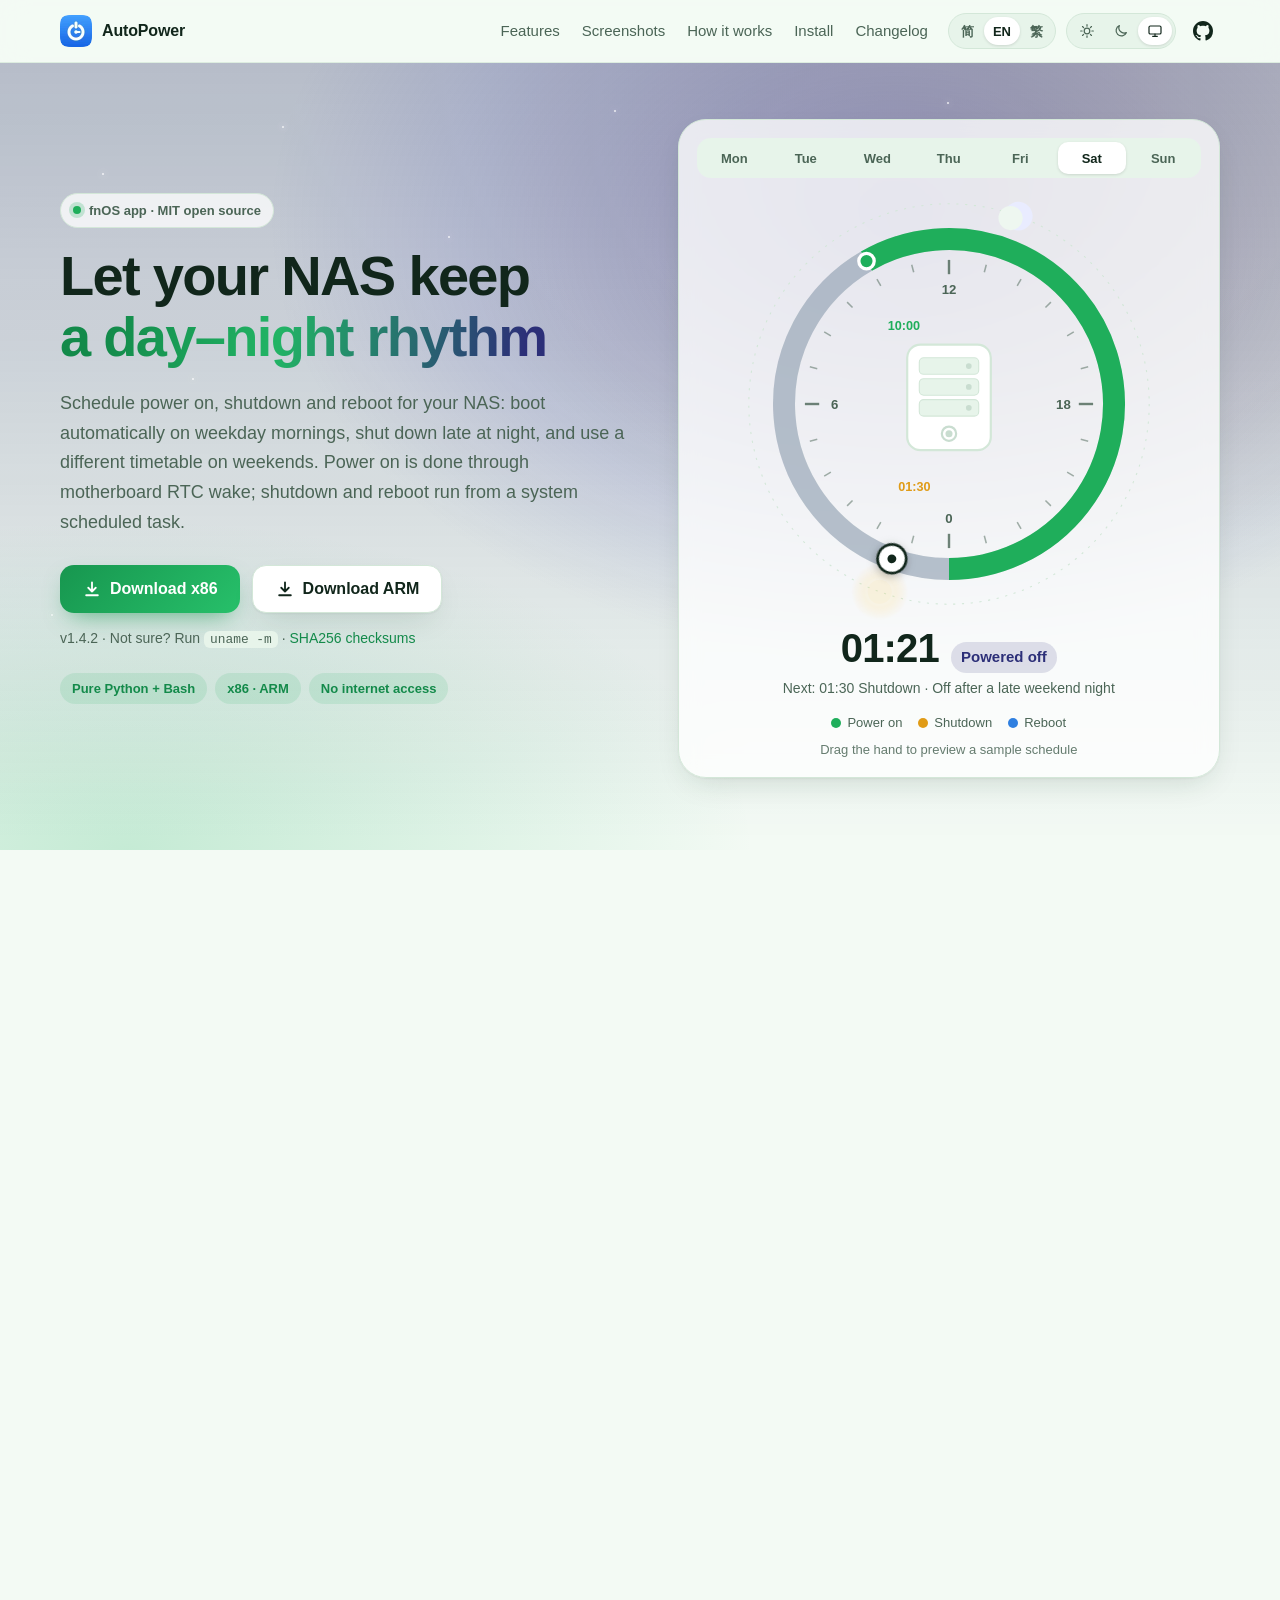
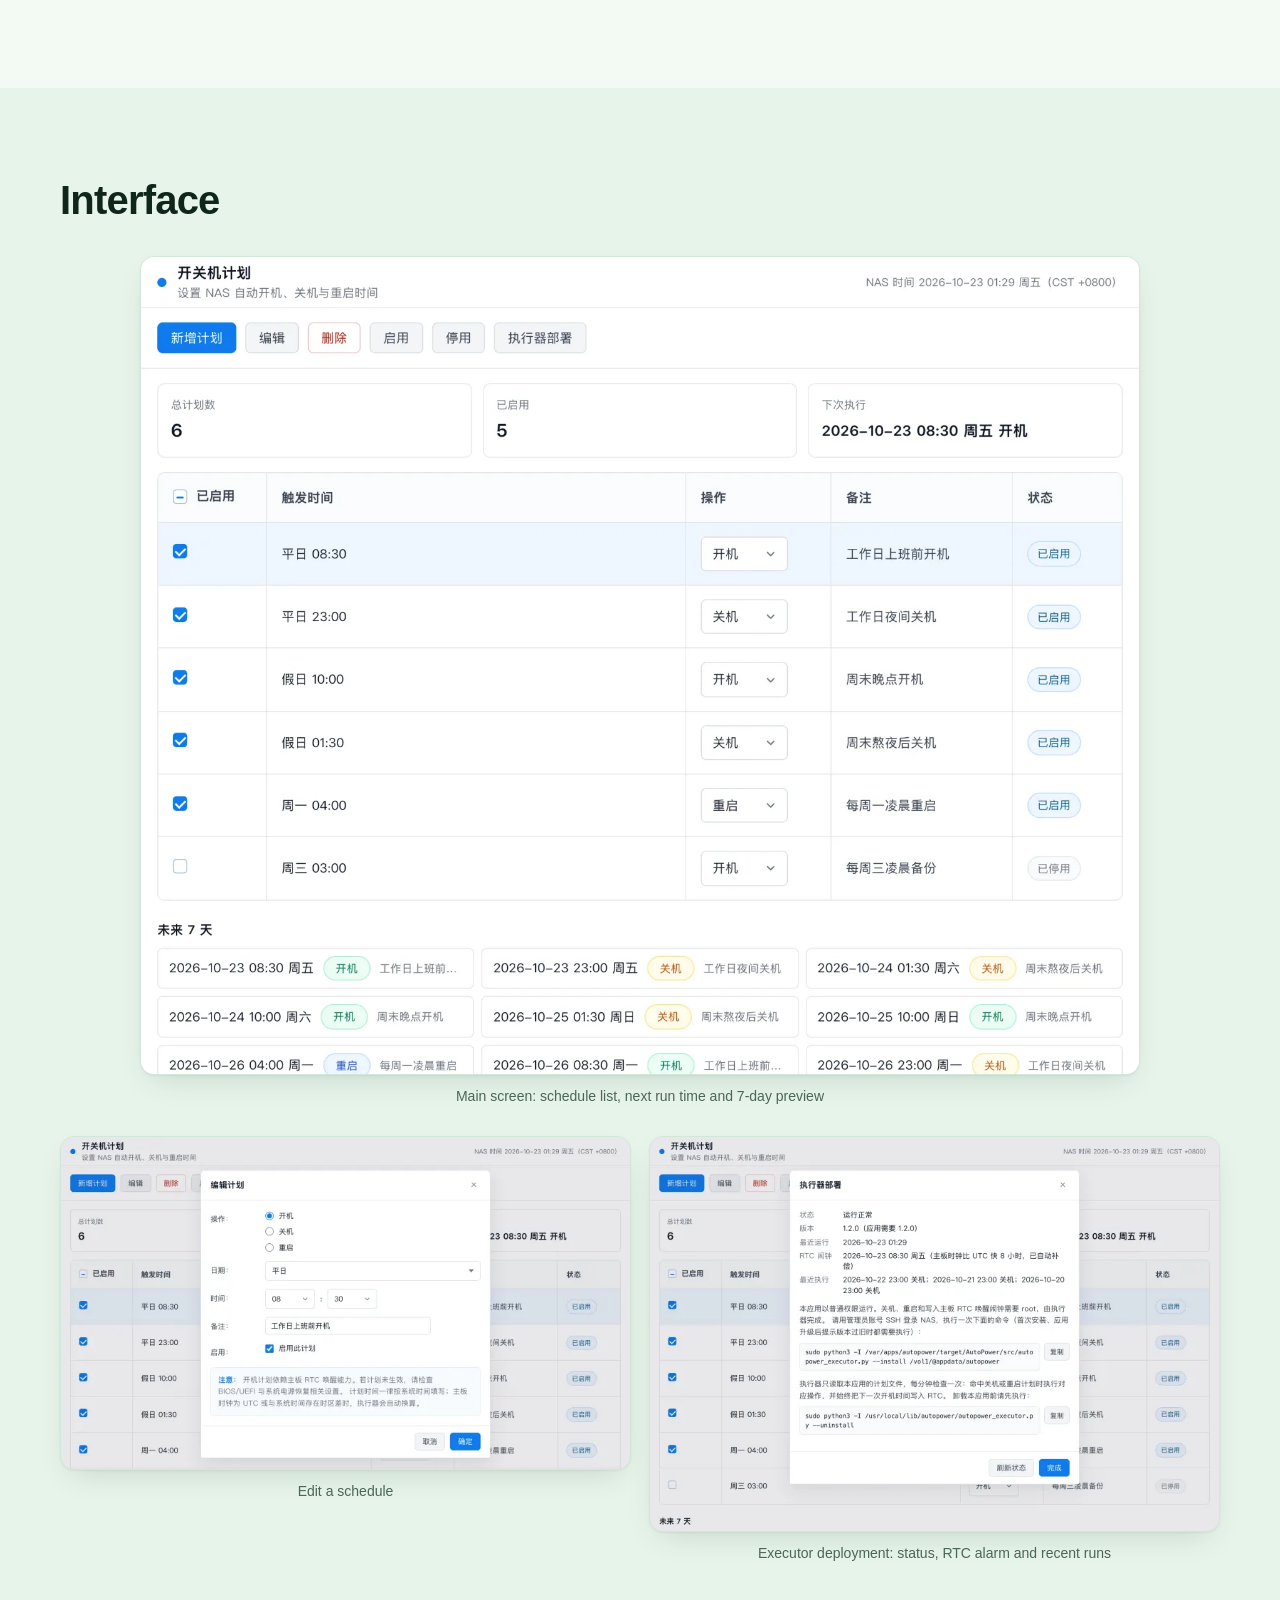
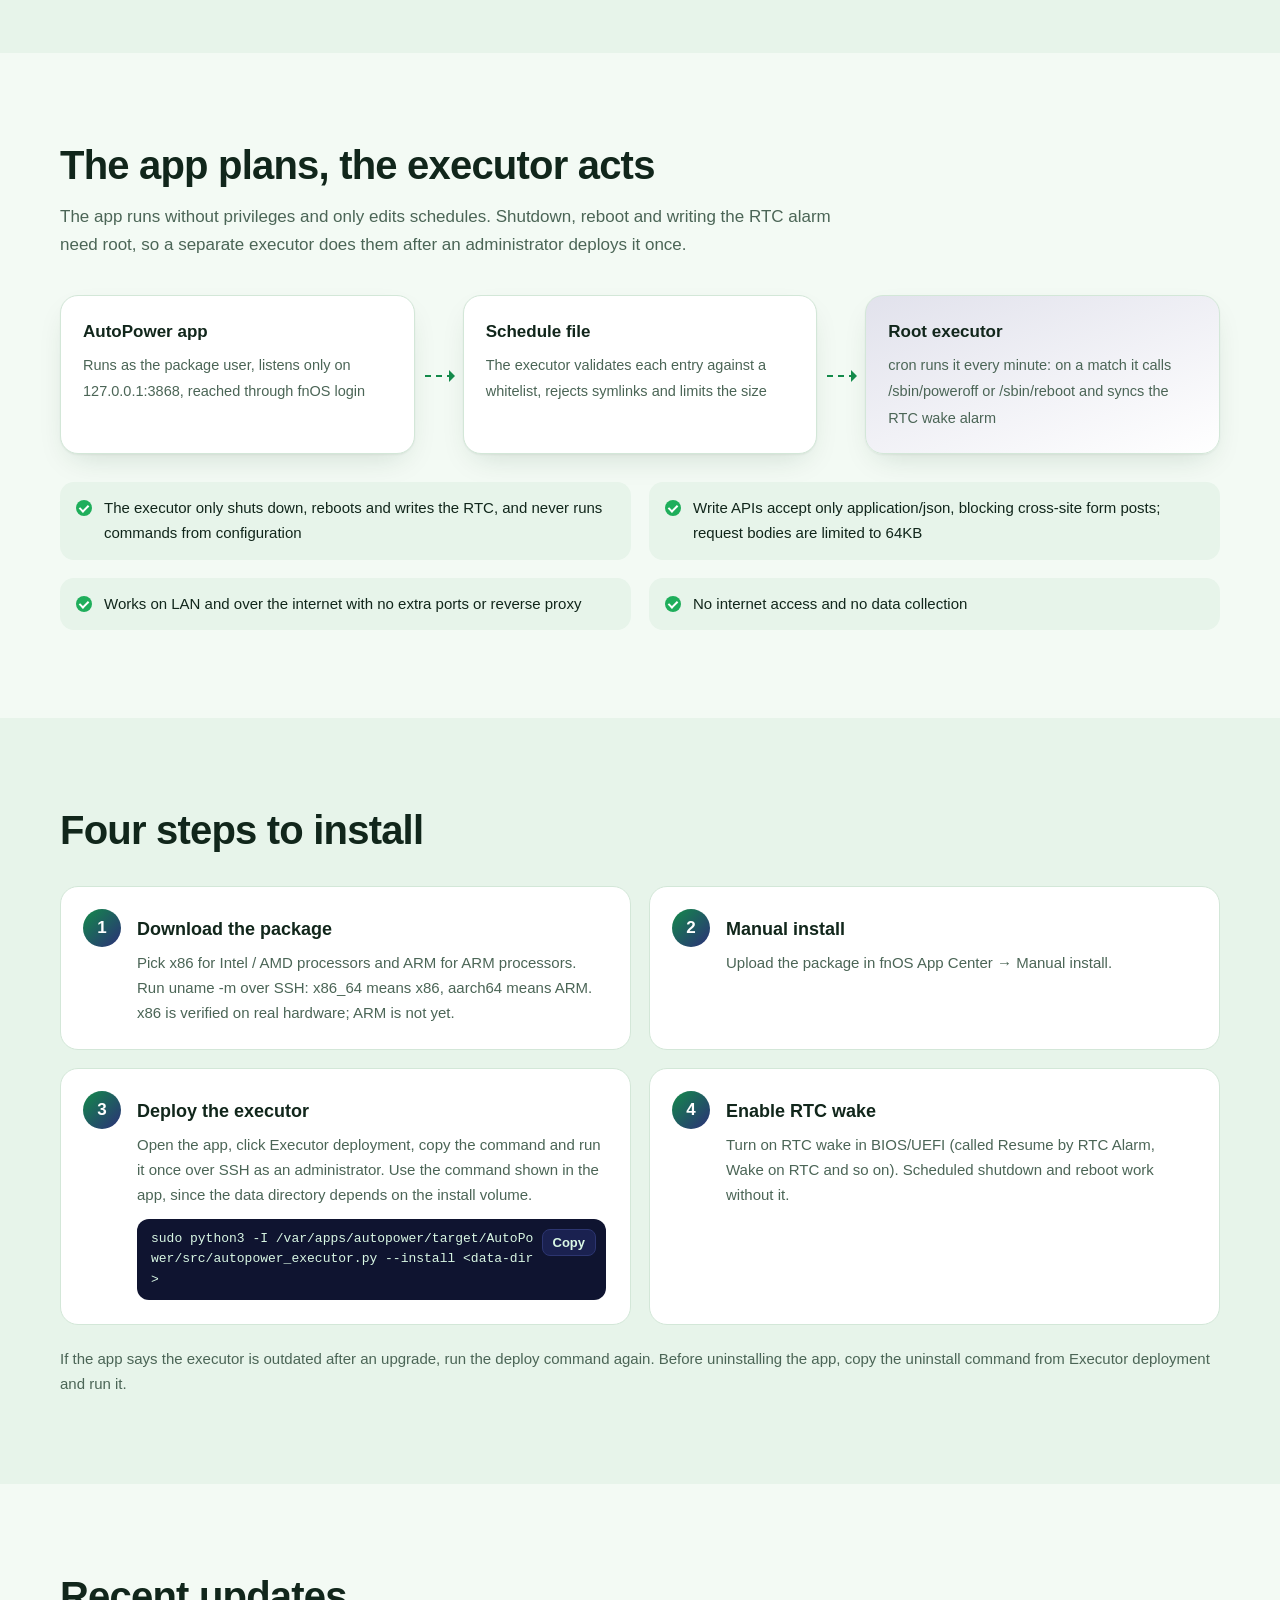
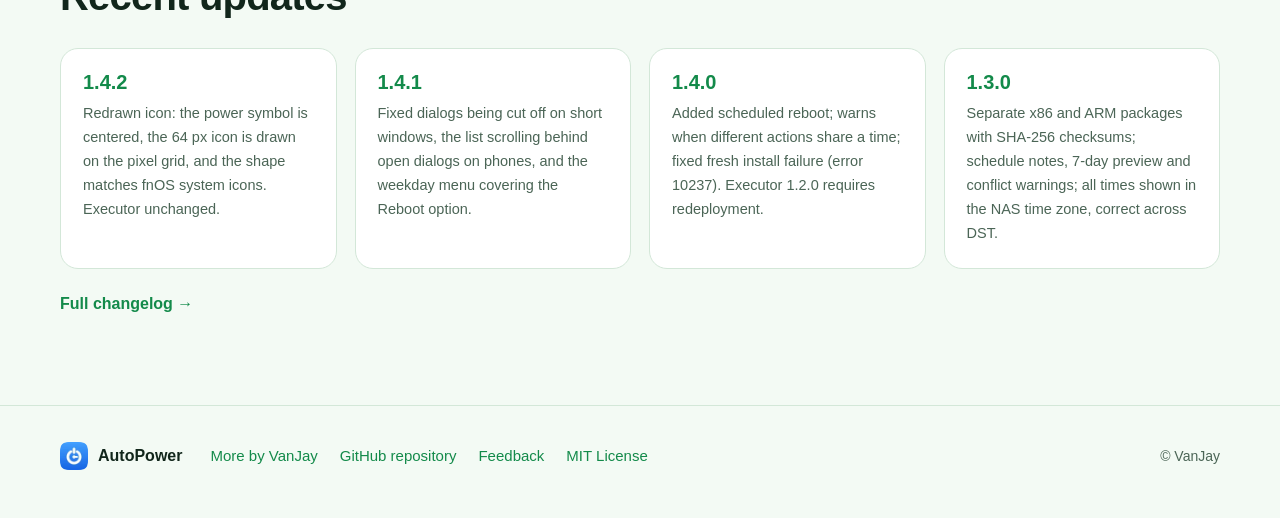
<file: index.html>
<!doctype html>
<html lang="zh-CN">
<head>
<meta charset="utf-8">
<meta name="viewport" content="width=device-width, initial-scale=1, viewport-fit=cover">
<title>AutoPower 自动开关机 · 飞牛 fnOS 定时开机、关机与重启</title>
<meta name="description" content="AutoPower 是飞牛 fnOS 应用，为 NAS 设置定时开机、定时关机和定时重启计划。定时开机通过主板 RTC 唤醒实现，纯 Python + Bash，MIT 开源。">
<meta name="theme-color" content="#f3faf4">
<meta property="og:type" content="website">
<meta property="og:title" content="AutoPower 自动开关机">
<meta property="og:description" content="飞牛 fnOS 定时开机、关机与重启：RTC 唤醒，纯 Python + Bash，MIT 开源。">
<meta property="og:image" content="assets/img/shot-main-1600.webp">
<link rel="icon" type="image/png" href="assets/img/icon-256.png">
<link rel="apple-touch-icon" href="assets/img/apple-touch-icon.png">
<script>
// 提前确定语言与主题，避免首屏闪烁；URL 参数优先于 localStorage
(function () {
  var d = document.documentElement, q = new URLSearchParams(location.search), t = q.get('theme'), l = q.get('lang');
  try {
    if (t === 'light' || t === 'dark' || t === 'system') {
      localStorage.setItem('ap-theme', t);
    } else {
      t = localStorage.getItem('ap-theme') || 'system';
    }
  } catch (e) {
    t = t || 'system';
  }
  var dark = t === 'dark' || (t === 'system' && matchMedia('(prefers-color-scheme: dark)').matches);
  d.dataset.theme = dark ? 'dark' : 'light';
  d.dataset.themePref = t;
  window.__apLang = l;
})();
</script>
<link rel="stylesheet" href="assets/style.css">
</head>
<body>
<a class="skip" href="#main" data-i18n="skip">跳到正文</a>

<header class="top">
  <div class="wrap top-in">
    <a class="brand" href="#top" aria-label="AutoPower" data-i18n-aria="brandAria">
      <img src="assets/img/icon-64.webp" srcset="assets/img/icon-128.webp 2x" width="32" height="32" alt="AutoPower 图标" data-i18n-alt="iconAlt" decoding="async">
      <span class="brand-name">AutoPower</span>
      <span class="brand-sub" data-i18n="brandSub">自动开关机</span>
    </a>
    <nav class="nav" aria-label="页面导航" data-i18n-aria="navAria">
      <a href="#features" data-i18n="navFeatures">功能</a>
      <a href="#screens" data-i18n="navScreens">截图</a>
      <a href="#how" data-i18n="navHow">原理</a>
      <a href="#install" data-i18n="navInstall">安装</a>
      <a href="#changelog" data-i18n="navChangelog">更新</a>
    </nav>
    <div class="tools">
      <div class="seg" role="group" aria-label="语言" data-i18n-aria="langAria" id="langSeg">
        <button type="button" data-lang="zh-CN" lang="zh-CN">简</button>
        <button type="button" data-lang="en" lang="en">EN</button>
        <button type="button" data-lang="zh-TW" lang="zh-TW">繁</button>
      </div>
      <div class="seg" role="group" aria-label="主题" data-i18n-aria="themeAria" id="themeSeg">
        <button type="button" data-theme-set="light" aria-label="浅色" data-i18n-aria="themeLight"><svg viewBox="0 0 24 24" aria-hidden="true"><circle cx="12" cy="12" r="4.2"/><path d="M12 2.5v2.2M12 19.3v2.2M2.5 12h2.2M19.3 12h2.2M5.3 5.3l1.6 1.6M17.1 17.1l1.6 1.6M5.3 18.7l1.6-1.6M17.1 6.9l1.6-1.6"/></svg></button>
        <button type="button" data-theme-set="dark" aria-label="深色" data-i18n-aria="themeDark"><svg viewBox="0 0 24 24" aria-hidden="true"><path d="M20 14.5A8 8 0 0 1 9.5 4a8 8 0 1 0 10.5 10.5z"/></svg></button>
        <button type="button" data-theme-set="system" aria-label="跟随系统" data-i18n-aria="themeSystem"><svg viewBox="0 0 24 24" aria-hidden="true"><rect x="3" y="4.5" width="18" height="12" rx="2"/><path d="M8.5 20h7M12 16.5V20"/></svg></button>
      </div>
      <a class="gh" href="https://github.com/wangwanjie/FN-AutoPower" aria-label="GitHub 仓库" data-i18n-aria="ghAria"><svg viewBox="0 0 16 16" aria-hidden="true"><path d="M8 0C3.58 0 0 3.58 0 8c0 3.54 2.29 6.53 5.47 7.59.4.07.55-.17.55-.38 0-.19-.01-.82-.01-1.49-2.01.37-2.53-.49-2.69-.94-.09-.23-.48-.94-.82-1.13-.28-.15-.68-.52-.01-.53.63-.01 1.08.58 1.23.82.72 1.21 1.87.87 2.33.66.07-.52.28-.87.51-1.07-1.78-.2-3.64-.89-3.64-3.95 0-.87.31-1.59.82-2.15-.08-.2-.36-1.02.08-2.12 0 0 .67-.21 2.2.82.64-.18 1.32-.27 2-.27.68 0 1.36.09 2 .27 1.53-1.04 2.2-.82 2.2-.82.44 1.1.16 1.92.08 2.12.51.56.82 1.27.82 2.15 0 3.07-1.87 3.75-3.65 3.95.29.25.54.73.54 1.48 0 1.07-.01 1.93-.01 2.2 0 .21.15.46.55.38A8.013 8.013 0 0 0 16 8c0-4.42-3.58-8-8-8z"/></svg></a>
    </div>
  </div>
</header>

<main id="main">
  <section class="hero" id="top">
    <div class="sky" aria-hidden="true">
      <div class="sky-day"></div>
      <div class="sky-night" id="skyNight"><i></i><i></i><i></i><i></i><i></i><i></i><i></i><i></i><i></i><i></i><i></i><i></i></div>
    </div>
    <div class="wrap hero-in">
      <div class="hero-copy">
        <p class="eyebrow"><span class="dot"></span><span data-i18n="eyebrow">飞牛 fnOS 应用 · MIT 开源</span></p>
        <h1><span data-i18n="h1a">让 NAS 跟着</span><br><em data-i18n="h1b">昼夜作息</em></h1>
        <p class="lead" data-i18n="lead">为 NAS 设置定时开机、定时关机和定时重启：工作日早上自动开机、深夜自动关机，周末按另一套时间执行。定时开机通过主板 RTC 唤醒实现，关机和重启由系统定时任务执行。</p>
        <div class="dl">
          <a class="btn btn-main" id="dlX86" href="https://github.com/wangwanjie/FN-AutoPower/releases/latest"><svg viewBox="0 0 24 24" aria-hidden="true"><path d="M12 4v11m0 0-4.5-4.5M12 15l4.5-4.5M5 19.5h14"/></svg><span data-i18n="dlX86">下载 x86 版</span></a>
          <a class="btn btn-alt" id="dlArm" href="https://github.com/wangwanjie/FN-AutoPower/releases/latest"><svg viewBox="0 0 24 24" aria-hidden="true"><path d="M12 4v11m0 0-4.5-4.5M12 15l4.5-4.5M5 19.5h14"/></svg><span data-i18n="dlArm">下载 ARM 版</span></a>
        </div>
        <p class="dl-note"><span id="verLabel">v1.4.2</span> · <span data-i18n="dlNote">不确定架构时 SSH 执行</span> <code>uname -m</code> · <a id="dlSums" href="https://github.com/wangwanjie/FN-AutoPower/releases/latest" data-i18n="dlSums">SHA256 校验文件</a></p>
        <ul class="chips">
          <li data-i18n="chip1">纯 Python + Bash</li>
          <li data-i18n="chip2">x86 · ARM</li>
          <li data-i18n="chip3">不访问外网</li>
        </ul>
      </div>

      <div class="clock-card">
        <div class="days" role="tablist" aria-label="预览星期" data-i18n-aria="daysAria" id="days"></div>
        <div class="clock" id="clock">
          <svg viewBox="-200 -200 400 400" id="ring" role="slider" tabindex="0" aria-label="24 小时计划环，用方向键调整预览时间" data-i18n-aria="ringAria" aria-valuemin="0" aria-valuemax="1439" aria-valuenow="0">
            <defs>
              <radialGradient id="gSun" cx="50%" cy="50%" r="50%"><stop offset="0" stop-color="#fff6c8"/><stop offset=".55" stop-color="#ffd25a"/><stop offset="1" stop-color="#ffb627" stop-opacity="0"/></radialGradient>
              <radialGradient id="gGlow" cx="50%" cy="50%" r="50%"><stop offset="0" stop-color="var(--on)" stop-opacity=".55"/><stop offset="1" stop-color="var(--on)" stop-opacity="0"/></radialGradient>
            </defs>
            <circle class="orbit" r="182"/>
            <g id="ticks"></g>
            <circle class="track" r="150"/>
            <g id="arcs"></g>
            <g id="marks"></g>
            <g id="moon" class="moon"><g transform="translate(0 182)"><circle r="13" class="moon-disc"/><circle r="11" cx="6" cy="-4" class="moon-cut"/></g></g>
            <g id="sun" class="sun"><g transform="translate(0 182)"><circle r="26" fill="url(#gSun)"/><circle r="11" class="sun-disc"/></g></g>
            <circle class="hit" id="hit" r="150"/>
            <g id="hand"><circle class="knob" cy="150" r="13"/><circle class="knob-dot" cy="150" r="4"/></g>
            <g class="nas" id="nas" transform="translate(0 -6)">
              <circle class="nas-glow" r="78" fill="url(#gGlow)"/>
              <rect class="nas-body" x="-38" y="-48" width="76" height="96" rx="12"/>
              <g class="bays">
                <rect x="-27" y="-36" width="54" height="15" rx="4"/>
                <rect x="-27" y="-17" width="54" height="15" rx="4"/>
                <rect x="-27" y="2" width="54" height="15" rx="4"/>
              </g>
              <g class="leds"><circle cx="18" cy="-28.5" r="2.6"/><circle cx="18" cy="-9.5" r="2.6"/><circle cx="18" cy="9.5" r="2.6"/></g>
              <circle class="pwr-ring" cx="0" cy="33" r="6.5"/>
              <circle class="pwr-led" cx="0" cy="33" r="3.2"/>
            </g>
          </svg>
        </div>
        <div class="readout" aria-live="polite">
          <div class="rt"><span class="rt-time" id="rtTime">00:00</span><span class="rt-state" id="rtState"></span></div>
          <p class="rt-next" id="rtNext"></p>
        </div>
        <ul class="legend">
          <li><i class="lg on"></i><span data-i18n="lgOn">开机</span></li>
          <li><i class="lg off"></i><span data-i18n="lgOff">关机</span></li>
          <li><i class="lg rb"></i><span data-i18n="lgReboot">重启</span></li>
          <li class="lg-hint" data-i18n="lgHint">拖动指针预览示例计划</li>
        </ul>
      </div>
    </div>
  </section>

  <section class="sec" id="features">
    <div class="wrap">
      <h2 class="reveal" data-i18n="fTitle">一张计划表，管好开机、关机与重启</h2>
      <div class="grid feats">
        <article class="card reveal"><span class="ic ic-on"><svg viewBox="0 0 24 24"><path d="M12 3v8M7 6.5a7 7 0 1 0 10 0"/></svg></span><h3 data-i18n="f1t">三种操作</h3><p data-i18n="f1d">新增、编辑、删除、启用、停用开机、关机或重启计划，每条计划可添加备注。</p></article>
        <article class="card reveal"><span class="ic"><svg viewBox="0 0 24 24"><rect x="3.5" y="5" width="17" height="15" rx="2.5"/><path d="M3.5 10h17M8 3v4M16 3v4"/></svg></span><h3 data-i18n="f2t">灵活的日期</h3><p data-i18n="f2d">每天、平日（周一至周五）、假日（周六、周日）或指定星期。</p></article>
        <article class="card reveal"><span class="ic"><svg viewBox="0 0 24 24"><circle cx="12" cy="12" r="8.5"/><path d="M12 7.5V12l3 2"/></svg></span><h3 data-i18n="f3t">未来 7 天预览</h3><p data-i18n="f3d">首页显示下一次执行时间，以及未来 7 天的执行预览。</p></article>
        <article class="card reveal"><span class="ic ic-warn"><svg viewBox="0 0 24 24"><path d="M12 4 2.8 19.5h18.4z"/><path d="M12 10v4.5M12 17v.2"/></svg></span><h3 data-i18n="f4t">冲突提示</h3><p data-i18n="f4d">同一时间既开机又关机、既关机又重启，或计划重复时给出提示。</p></article>
        <article class="card reveal"><span class="ic ic-night"><svg viewBox="0 0 24 24"><rect x="4" y="6" width="16" height="12" rx="2"/><path d="M8 10h3M8 14h8M15 10h1"/></svg></span><h3 data-i18n="f5t">RTC 唤醒</h3><p data-i18n="f5d">关机（包括手动关机）前自动把下一次开机时间写入主板 RTC。</p></article>
        <article class="card reveal"><span class="ic ic-night"><svg viewBox="0 0 24 24"><path d="M4 12a8 8 0 0 1 14-5.3M20 12a8 8 0 0 1-14 5.3"/><path d="M18 3v4h-4M6 21v-4h4"/></svg></span><h3 data-i18n="f6t">时钟偏差自动补偿</h3><p data-i18n="f6d">主板时钟走 UTC 或本地时间都能正确唤醒：执行器测量 RTC 与系统时间的偏差并自动补偿。</p></article>
        <article class="card reveal"><span class="ic"><svg viewBox="0 0 24 24"><path d="M4 19V5M4 19h16"/><path d="M8 15l3.5-4 3 2.5L19 8"/></svg></span><h3 data-i18n="f7t">状态一目了然</h3><p data-i18n="f7d">界面显示执行器运行状态、RTC 闹钟时间和最近的关机、重启记录。</p></article>
      </div>
    </div>
  </section>

  <section class="sec sec-alt" id="screens">
    <div class="wrap">
      <h2 class="reveal" data-i18n="sTitle">界面</h2>
      <figure class="shot shot-main reveal">
        <img src="assets/img/shot-main-1600.webp" srcset="assets/img/shot-main-800.webp 800w, assets/img/shot-main-1600.webp 1600w" sizes="(max-width: 1100px) 92vw, 1000px" width="1600" height="1310" alt="AutoPower 主界面：计划列表与未来 7 天预览" data-i18n-alt="sMainAlt" loading="lazy" decoding="async">
        <figcaption data-i18n="sMainCap">主界面：计划列表、下次执行时间与未来 7 天预览</figcaption>
      </figure>
      <div class="grid two">
        <figure class="shot reveal">
          <img src="assets/img/shot-edit-1600.webp" srcset="assets/img/shot-edit-800.webp 800w, assets/img/shot-edit-1600.webp 1600w" sizes="(max-width: 760px) 92vw, 540px" width="1600" height="931" alt="编辑计划弹窗" data-i18n-alt="sEditAlt" loading="lazy" decoding="async">
          <figcaption data-i18n="sEditCap">编辑计划</figcaption>
        </figure>
        <figure class="shot reveal">
          <img src="assets/img/shot-deploy-1600.webp" srcset="assets/img/shot-deploy-800.webp 800w, assets/img/shot-deploy-1600.webp 1600w" sizes="(max-width: 760px) 92vw, 540px" width="1600" height="1106" alt="执行器部署弹窗：运行状态、RTC 闹钟与部署命令" data-i18n-alt="sDeployAlt" loading="lazy" decoding="async">
          <figcaption data-i18n="sDeployCap">执行器部署：状态、RTC 闹钟与最近执行记录</figcaption>
        </figure>
      </div>
    </div>
  </section>

  <section class="sec" id="how">
    <div class="wrap">
      <h2 class="reveal" data-i18n="hTitle">应用负责计划，执行器负责动手</h2>
      <p class="sub reveal" data-i18n="hSub">应用以普通权限运行，只编辑计划。关机、重启和写主板 RTC 闹钟需要 root，由管理员部署一次的独立执行器完成。</p>
      <div class="flow reveal">
        <div class="node"><b data-i18n="n1t">AutoPower 应用</b><span data-i18n="n1d">包用户运行，只监听 127.0.0.1:3868，经飞牛登录鉴权访问</span></div>
        <div class="arrow" aria-hidden="true"></div>
        <div class="node"><b data-i18n="n2t">计划文件</b><span data-i18n="n2d">执行器按白名单逐条校验，拒绝符号链接并限制大小</span></div>
        <div class="arrow" aria-hidden="true"></div>
        <div class="node node-root"><b data-i18n="n3t">root 执行器</b><span data-i18n="n3d">cron 每分钟运行一次：命中计划时调用 /sbin/poweroff 或 /sbin/reboot，并同步 RTC 唤醒闹钟</span></div>
      </div>
      <ul class="sec-list grid two">
        <li class="reveal" data-i18n="sec1">执行器只做关机、重启和写 RTC 三件事，不执行任何来自配置的命令</li>
        <li class="reveal" data-i18n="sec2">写接口只接受 application/json，阻止跨站表单提交；请求体限制 64KB</li>
        <li class="reveal" data-i18n="sec3">内网和公网访问都无需额外端口或反代</li>
        <li class="reveal" data-i18n="sec4">不访问外网，不收集任何数据</li>
      </ul>
    </div>
  </section>

  <section class="sec sec-alt" id="install">
    <div class="wrap">
      <h2 class="reveal" data-i18n="iTitle">四步装好</h2>
      <ol class="steps">
        <li class="reveal"><h3 data-i18n="i1t">下载安装包</h3><p data-i18n="i1d">Intel / AMD 处理器选 x86 版，ARM 处理器选 ARM 版。SSH 执行 uname -m：输出 x86_64 选 x86，输出 aarch64 选 ARM。x86 已实机验证，ARM 尚未实机验证。</p></li>
        <li class="reveal"><h3 data-i18n="i2t">手动安装</h3><p data-i18n="i2d">在飞牛「应用中心 → 手动安装」上传安装包。</p></li>
        <li class="reveal"><h3 data-i18n="i3t">部署执行器</h3><p data-i18n="i3d">打开应用，点「执行器部署」，复制部署命令，用管理员账号 SSH 登录 NAS 执行一次。实际命令以应用内显示的为准（数据目录因安装卷而异）。</p>
          <div class="code"><code id="cmd">sudo python3 -I /var/apps/autopower/target/AutoPower/src/autopower_executor.py --install &lt;数据目录&gt;</code><button type="button" class="copy" data-copy="cmd" data-i18n="copy">复制</button></div>
        </li>
        <li class="reveal"><h3 data-i18n="i4t">开启 RTC 唤醒</h3><p data-i18n="i4d">在 BIOS/UEFI 中开启 RTC 唤醒（不同主板叫 Resume by RTC Alarm、Wake on RTC 等）。定时关机和重启不依赖这一步。</p></li>
      </ol>
      <p class="note reveal" data-i18n="iNote">应用升级后界面提示“执行器版本过旧”时，重新执行一次部署命令即可。卸载应用前先在「执行器部署」中复制卸载命令执行。</p>
    </div>
  </section>

  <section class="sec" id="changelog">
    <div class="wrap">
      <h2 class="reveal" data-i18n="cTitle">最近更新</h2>
      <div class="log">
        <article class="reveal"><h3>1.4.2</h3><p data-i18n="c142">重绘应用图标：电源符号居中，64 像素图标按像素网格绘制，外形与飞牛系统图标一致。执行器无变化。</p></article>
        <article class="reveal"><h3>1.4.1</h3><p data-i18n="c141">修复弹窗在窗口高度不够时底部被遮挡、手机上弹窗打开时带动列表滚动、星期下拉层盖住「重启」选项。</p></article>
        <article class="reveal"><h3>1.4.0</h3><p data-i18n="c140">新增定时重启；同一时间存在不同操作时给出冲突提示；修复全新安装失败（错误码 10237）。执行器升级到 1.2.0，需要重新部署。</p></article>
        <article class="reveal"><h3>1.3.0</h3><p data-i18n="c130">分 x86 与 ARM 两个安装包并附 SHA-256 校验；新增计划备注、未来 7 天预览和冲突提示；时间统一按 NAS 系统时区显示，跨夏令时也正确。</p></article>
      </div>
      <p class="more reveal"><a href="https://github.com/wangwanjie/FN-AutoPower/blob/main/CHANGELOG.md" data-i18n="cMore">完整更新日志 →</a></p>
    </div>
  </section>
</main>

<footer class="foot">
  <div class="wrap foot-in">
    <div class="foot-brand"><img src="assets/img/icon-64.webp" width="28" height="28" alt="" loading="lazy" decoding="async"><span>AutoPower</span></div>
    <nav class="foot-links" aria-label="页脚链接" data-i18n-aria="footAria">
      <a href="https://vanjay.cn" data-i18n="more">VanJay 的更多作品</a>
      <a href="https://github.com/wangwanjie/FN-AutoPower" data-i18n="repo">GitHub 仓库</a>
      <a href="https://github.com/wangwanjie/FN-AutoPower/issues" data-i18n="issues">反馈问题</a>
      <a href="https://github.com/wangwanjie/FN-AutoPower/blob/main/LICENSE" data-i18n="license">MIT 许可证</a>
    </nav>
    <p class="copy-r">© VanJay</p>
  </div>
</footer>
<script src="assets/app.js" defer></script>
</body>
</html>
</file>
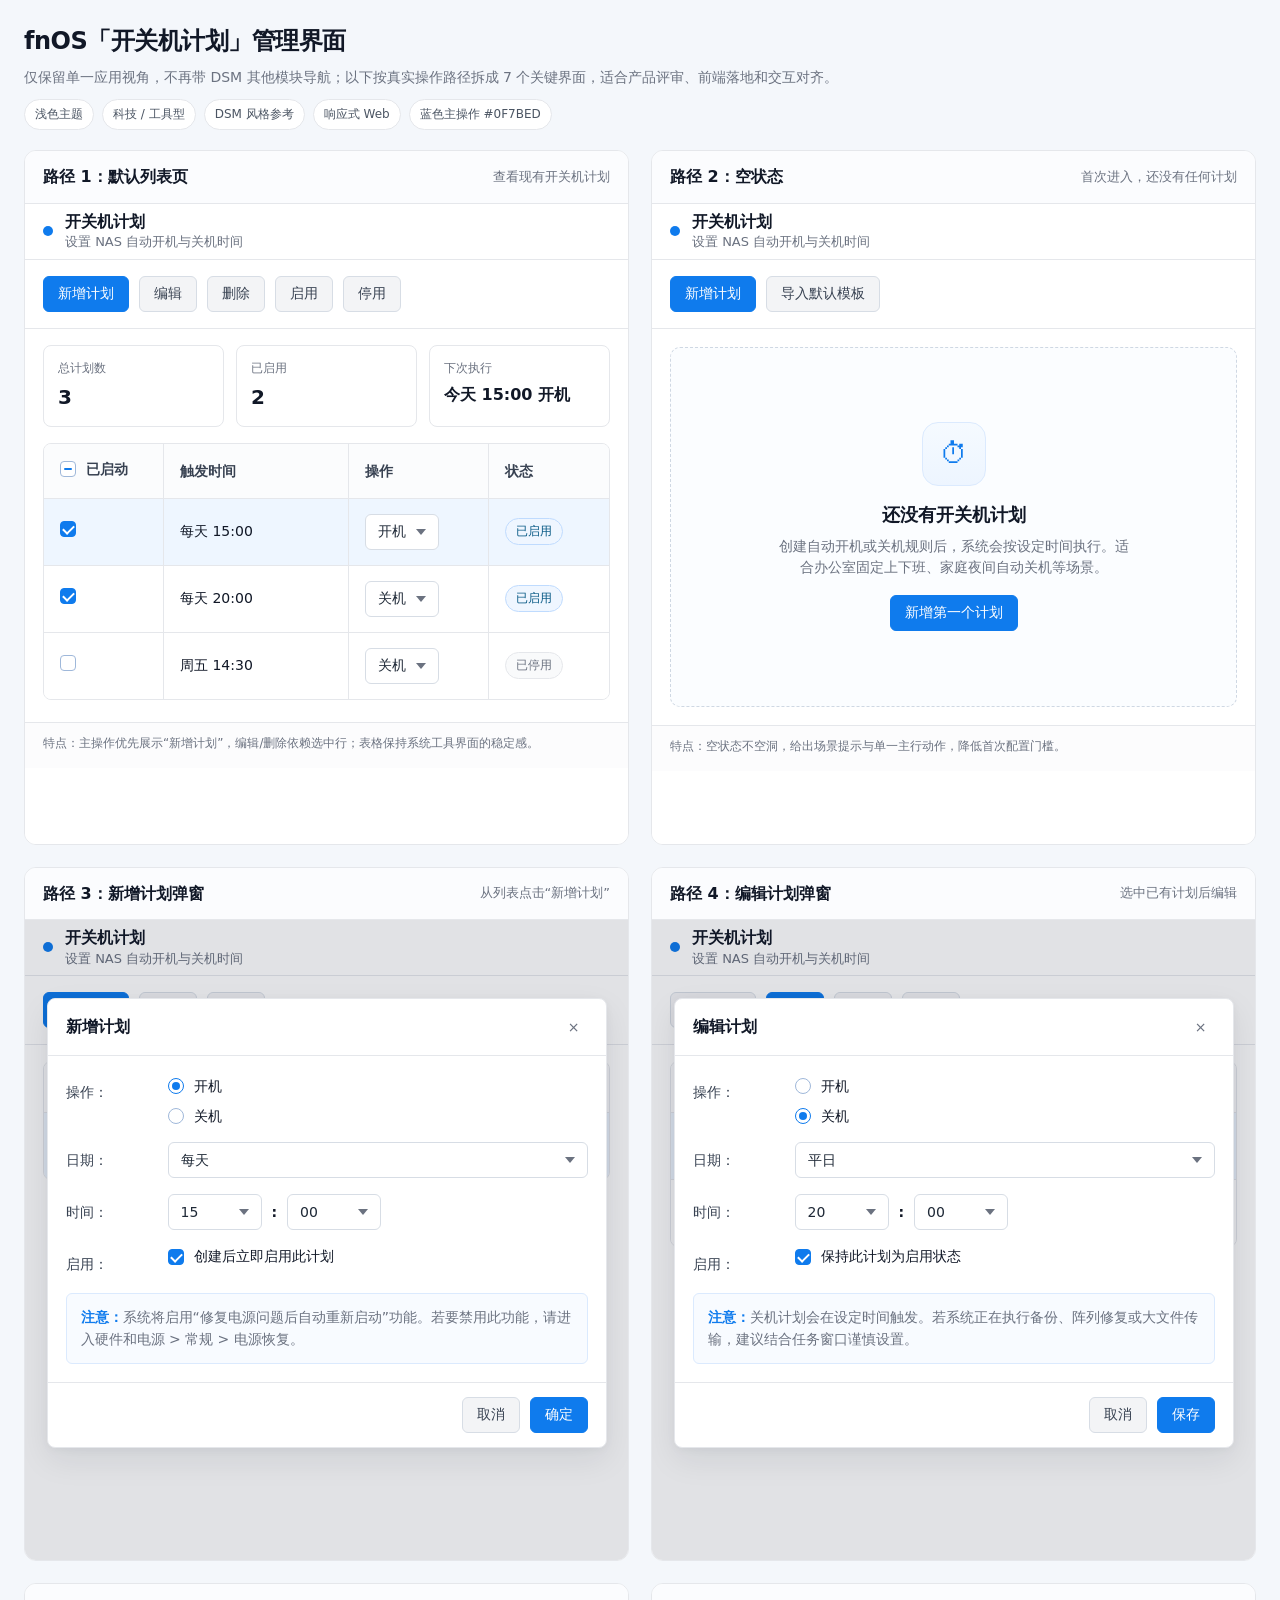
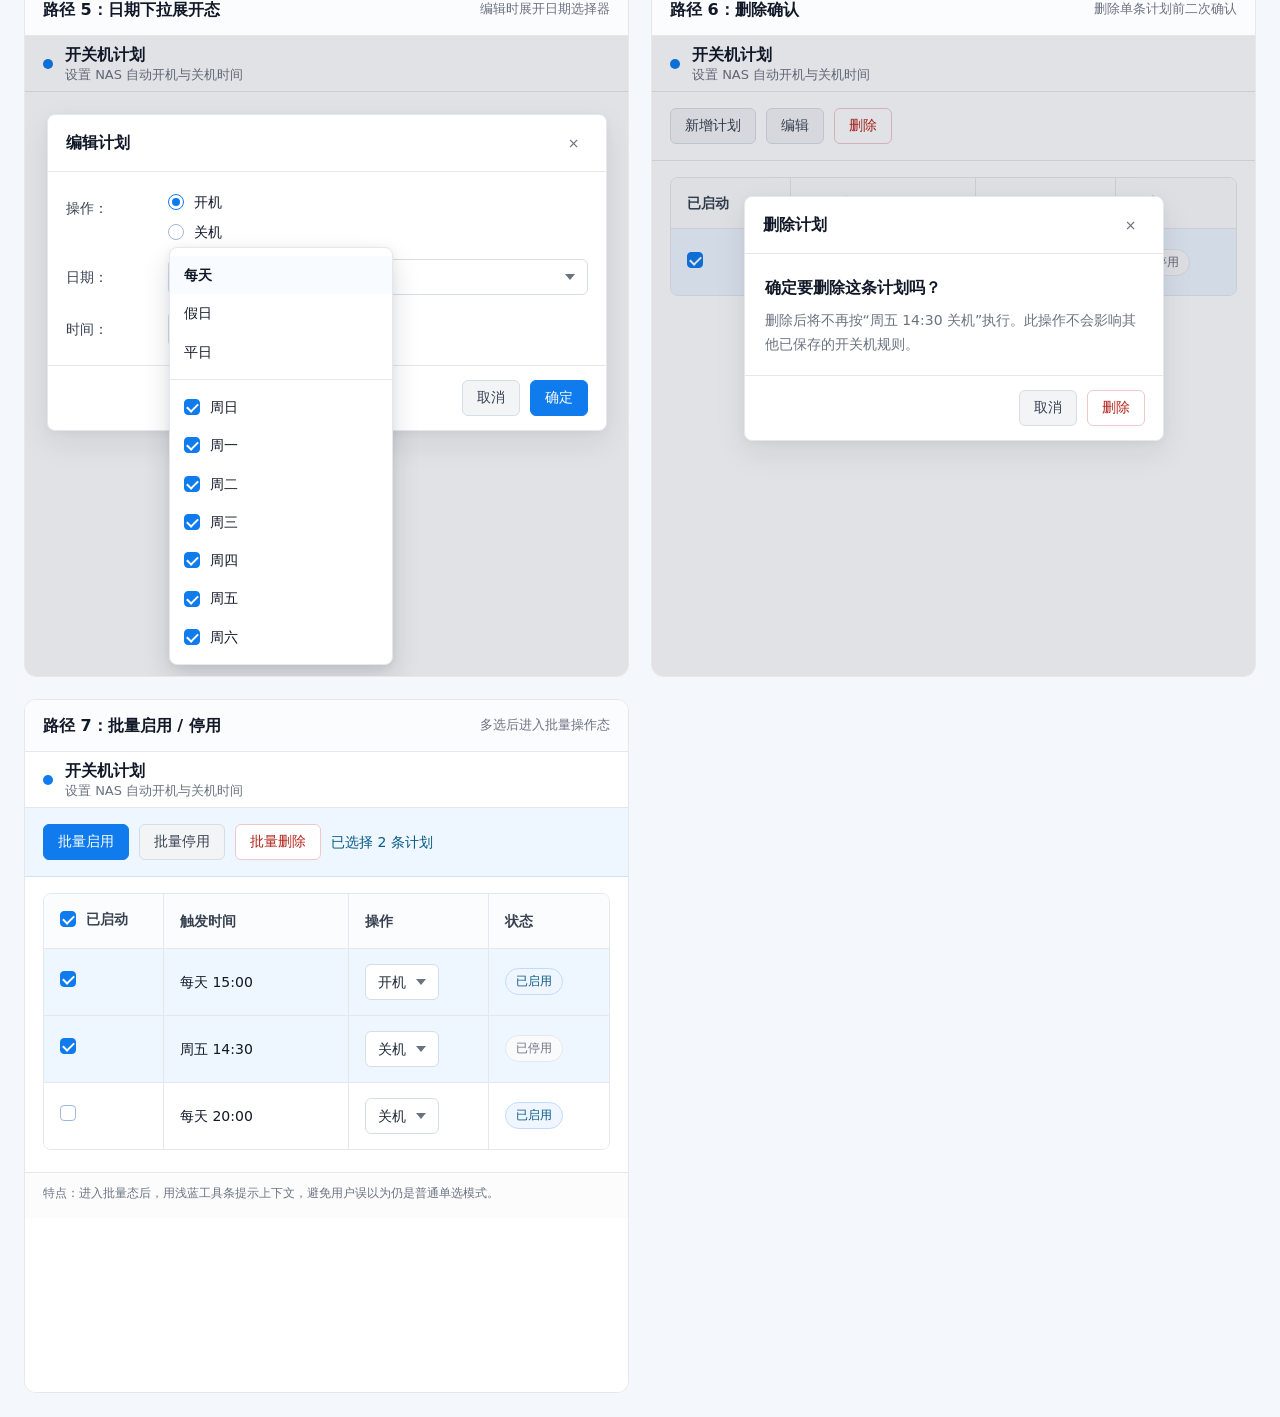
<file: design/fnos-power-schedule-flows.html>
<!doctype html>
<html lang="zh-CN">
<head>
  <meta charset="utf-8" />
  <meta name="viewport" content="width=device-width, initial-scale=1" />
  <title>fnOS 开关机计划管理 — 多操作路径界面</title>
  <style>
    :root{
      --bg:#f4f7fb;
      --surface:#ffffff;
      --surface-soft:#fbfcfe;
      --text:#111827;
      --muted:#6b7280;
      --line:#e5e7eb;
      --line-strong:#d7dde5;
      --accent:#0f7bed;
      --accent-soft:#eef6ff;
      --accent-border:#cfe3fb;
      --success:#059669;
      --danger:#dc2626;
      --warning:#d97706;
      --shadow:0 12px 32px rgba(15,23,42,.08),0 2px 8px rgba(15,23,42,.04);
      --r-card:8px;
      --r-btn:6px;
      --r-input:6px;
      --font:"PingFang SC","Hiragino Sans GB","Microsoft YaHei",-apple-system,BlinkMacSystemFont,"Segoe UI",system-ui,sans-serif;
    }
    *{box-sizing:border-box}
    html,body{margin:0;background:var(--bg);color:var(--text);font:14px/1.45 var(--font);-webkit-font-smoothing:antialiased}
    body{padding:24px}
    .page{max-width:1560px;margin:0 auto}
    .intro{margin-bottom:20px}
    .intro h1{margin:0 0 8px;font-size:24px;font-weight:600;letter-spacing:-.02em}
    .intro p{margin:0;color:var(--muted)}
    .chips{display:flex;flex-wrap:wrap;gap:8px;margin-top:12px}
    .chip{padding:6px 10px;border:1px solid var(--line);border-radius:999px;background:#fff;color:#4b5563;font-size:12px}
    .gallery{display:grid;grid-template-columns:repeat(2,minmax(420px,1fr));gap:22px}
    .board{background:var(--surface);border:1px solid var(--line);border-radius:12px;overflow:hidden}
    .board-head{display:flex;align-items:center;justify-content:space-between;padding:14px 18px;border-bottom:1px solid var(--line);background:var(--surface-soft)}
    .board-title{margin:0;font-size:16px;font-weight:600}
    .board-desc{color:var(--muted);font-size:13px}
    .screen{position:relative;min-height:640px;background:#fff}
    .app{
      min-height:640px;
      display:flex;
      flex-direction:column;
      background:#fff;
    }
    .app-top{
      height:56px;
      display:flex;
      align-items:center;
      justify-content:space-between;
      padding:0 18px;
      border-bottom:1px solid var(--line);
      background:#fff;
    }
    .app-title{font-size:16px;font-weight:600}
    .app-sub{color:var(--muted);font-size:13px}
    .top-left{display:flex;align-items:center;gap:12px}
    .dot{width:10px;height:10px;border-radius:50%;background:var(--accent)}
    .toolbar{
      display:flex;
      gap:10px;
      flex-wrap:wrap;
      padding:16px 18px;
      border-bottom:1px solid var(--line);
      background:#fff;
    }
    .btn{
      appearance:none;border:1px solid var(--line-strong);background:#f3f4f6;color:#374151;
      border-radius:var(--r-btn);padding:8px 14px;min-height:34px;font-size:14px;
      display:inline-flex;align-items:center;justify-content:center;gap:8px
    }
    .btn.primary{background:var(--accent);border-color:var(--accent);color:#fff}
    .btn.ghost{background:#fff}
    .btn.danger{background:#fff;border-color:#f0c7c7;color:#b42318}
    .summary{
      display:grid;grid-template-columns:repeat(3,1fr);gap:12px;padding:16px 18px 0;
    }
    .metric{
      border:1px solid var(--line);border-radius:8px;padding:14px;background:#fff;
    }
    .metric .k{color:var(--muted);font-size:12px;margin-bottom:6px}
    .metric .v{font-size:20px;font-weight:600}
    .table-wrap{padding:16px 18px 22px}
    table{width:100%;border-collapse:separate;border-spacing:0;border:1px solid var(--line);border-radius:8px;overflow:hidden;table-layout:fixed}
    th,td{padding:15px 16px;border-bottom:1px solid var(--line);border-right:1px solid var(--line);text-align:left;background:#fff}
    th:last-child,td:last-child{border-right:none}
    tr:last-child td{border-bottom:none}
    th{background:#fbfcfd;font-weight:600;color:#374151}
    tbody tr.selected td{background:var(--accent-soft)}
    tbody tr:hover td{background:#f8fafc}
    .col-check{width:120px}
    .col-time{width:auto}
    .col-action{width:140px}
    .col-status{width:120px}
    .cell-inline{display:inline-flex;align-items:center;gap:10px}
    .check,.radio{
      position:relative;display:inline-block;flex:0 0 auto;background:#fff
    }
    .check{width:16px;height:16px;border:1px solid #9fb8da;border-radius:4px}
    .check.checked{background:var(--accent);border-color:var(--accent)}
    .check.checked:after{
      content:"";position:absolute;left:4px;top:1px;width:5px;height:9px;border:solid #fff;border-width:0 2px 2px 0;transform:rotate(45deg)
    }
    .check.indeterminate:after{
      content:"";position:absolute;left:3px;top:6px;width:8px;height:2px;background:var(--accent);border-radius:2px
    }
    .radio{width:16px;height:16px;border:1px solid #9fb8da;border-radius:50%}
    .radio.checked{border-color:var(--accent)}
    .radio.checked:after{content:"";position:absolute;inset:3px;background:var(--accent);border-radius:50%}
    .select,.input{
      min-height:36px;border:1px solid var(--line-strong);border-radius:var(--r-input);background:#fff;
      display:inline-flex;align-items:center;justify-content:space-between;gap:10px;padding:0 12px;color:#1f2937
    }
    .select.wide,.input.wide{width:100%}
    .caret{
      width:0;height:0;border-left:5px solid transparent;border-right:5px solid transparent;border-top:6px solid #6b7280
    }
    .badge{
      display:inline-flex;align-items:center;justify-content:center;min-width:52px;
      padding:4px 10px;border-radius:999px;font-size:12px;border:1px solid
    }
    .badge.on{color:#075985;background:#eff6ff;border-color:#bfdbfe}
    .badge.off{color:#6b7280;background:#f9fafb;border-color:#e5e7eb}
    .empty{
      margin:18px;border:1px dashed #cfd8e3;border-radius:10px;background:#fbfdff;
      min-height:360px;display:flex;align-items:center;justify-content:center;flex-direction:column;padding:24px;text-align:center
    }
    .empty-ico{
      width:64px;height:64px;border-radius:16px;background:linear-gradient(180deg,#f5faff,#edf5ff);
      border:1px solid #dbeafe;display:grid;place-items:center;color:var(--accent);font-size:28px;margin-bottom:16px
    }
    .empty h3{margin:0 0 8px;font-size:18px}
    .empty p{margin:0 0 18px;color:var(--muted);max-width:360px}
    .overlay{
      position:absolute;inset:0;background:rgba(15,23,42,.12)
    }
    .modal{
      position:absolute;left:50%;top:78px;transform:translateX(-50%);
      width:min(560px,calc(100% - 40px));background:#fff;border:1px solid var(--line);
      border-radius:8px;box-shadow:var(--shadow);overflow:visible
    }
    .modal-header{
      display:flex;align-items:center;justify-content:space-between;
      padding:14px 18px;border-bottom:1px solid var(--line)
    }
    .modal-title{margin:0;font-size:16px;font-weight:600}
    .close{width:28px;height:28px;border-radius:6px;display:grid;place-items:center;color:#6b7280}
    .modal-body{padding:18px}
    .form{
      display:grid;grid-template-columns:88px 1fr;gap:16px 14px;align-items:start
    }
    .label{padding-top:8px;color:#374151}
    .radios{display:flex;flex-direction:column;gap:10px;padding-top:2px}
    .option{display:inline-flex;align-items:center;gap:10px}
    .time-row{display:flex;align-items:center;gap:10px}
    .time-row .select{width:94px}
    .notice{
      margin-top:18px;padding:12px 14px;border:1px solid #dbeafe;background:#f8fbff;border-radius:6px;color:var(--muted);line-height:1.6
    }
    .notice b{color:var(--accent)}
    .modal-foot{
      display:flex;justify-content:flex-end;gap:10px;padding:14px 18px;border-top:1px solid var(--line)
    }
    .dropdown{
      position:absolute;left:121px;top:132px;width:224px;background:#fff;border:1px solid var(--line);border-radius:8px;
      box-shadow:0 12px 28px rgba(17,24,39,.14),0 2px 8px rgba(17,24,39,.06);overflow:hidden
    }
    .drop-group{padding:8px 0}
    .drop-group + .drop-group{border-top:1px solid var(--line)}
    .drop-item{display:flex;align-items:center;gap:10px;padding:9px 14px}
    .drop-item.active{background:#f8fbff;font-weight:600}
    .confirm{
      position:absolute;left:50%;top:160px;transform:translateX(-50%);
      width:min(420px,calc(100% - 40px));background:#fff;border:1px solid var(--line);border-radius:8px;box-shadow:var(--shadow)
    }
    .confirm-body{padding:22px 20px 18px}
    .confirm-title{margin:0 0 10px;font-size:16px;font-weight:600}
    .confirm-text{margin:0;color:var(--muted);line-height:1.7}
    .footnote{
      padding:12px 18px 16px;color:var(--muted);font-size:12px;border-top:1px solid var(--line);background:#fcfcfd
    }
    @media (max-width: 1120px){
      .gallery{grid-template-columns:1fr}
    }
    @media (max-width: 720px){
      body{padding:14px}
      .summary{grid-template-columns:1fr}
      .form{grid-template-columns:1fr}
      .label{padding-top:0}
      .dropdown{left:18px;right:18px;width:auto;top:176px}
      .table-scroll{overflow:auto}
      table{min-width:640px}
      .app-top{padding:0 14px}
      .toolbar,.table-wrap,.summary{padding-left:14px;padding-right:14px}
    }
  </style>
</head>
<body>
  <div class="page">
    <div class="intro">
      <h1>fnOS「开关机计划」管理界面</h1>
      <p>仅保留单一应用视角，不再带 DSM 其他模块导航；以下按真实操作路径拆成 7 个关键界面，适合产品评审、前端落地和交互对齐。</p>
      <div class="chips">
        <span class="chip">浅色主题</span>
        <span class="chip">科技 / 工具型</span>
        <span class="chip">DSM 风格参考</span>
        <span class="chip">响应式 Web</span>
        <span class="chip">蓝色主操作 #0F7BED</span>
      </div>
    </div>

    <div class="gallery">
      <section class="board">
        <div class="board-head">
          <h2 class="board-title">路径 1：默认列表页</h2>
          <div class="board-desc">查看现有开关机计划</div>
        </div>
        <div class="screen">
          <div class="app">
            <div class="app-top">
              <div class="top-left">
                <span class="dot"></span>
                <div>
                  <div class="app-title">开关机计划</div>
                  <div class="app-sub">设置 NAS 自动开机与关机时间</div>
                </div>
              </div>
            </div>
            <div class="toolbar">
              <button class="btn primary">新增计划</button>
              <button class="btn">编辑</button>
              <button class="btn">删除</button>
              <button class="btn">启用</button>
              <button class="btn">停用</button>
            </div>
            <div class="summary">
              <div class="metric"><div class="k">总计划数</div><div class="v">3</div></div>
              <div class="metric"><div class="k">已启用</div><div class="v">2</div></div>
              <div class="metric"><div class="k">下次执行</div><div class="v" style="font-size:16px">今天 15:00 开机</div></div>
            </div>
            <div class="table-wrap table-scroll">
              <table>
                <thead>
                  <tr>
                    <th class="col-check"><span class="cell-inline"><span class="check indeterminate"></span>已启动</span></th>
                    <th class="col-time">触发时间</th>
                    <th class="col-action">操作</th>
                    <th class="col-status">状态</th>
                  </tr>
                </thead>
                <tbody>
                  <tr class="selected">
                    <td><span class="cell-inline"><span class="check checked"></span></span></td>
                    <td>每天 15:00</td>
                    <td><span class="select">开机 <span class="caret"></span></span></td>
                    <td><span class="badge on">已启用</span></td>
                  </tr>
                  <tr>
                    <td><span class="cell-inline"><span class="check checked"></span></span></td>
                    <td>每天 20:00</td>
                    <td><span class="select">关机 <span class="caret"></span></span></td>
                    <td><span class="badge on">已启用</span></td>
                  </tr>
                  <tr>
                    <td><span class="cell-inline"><span class="check"></span></span></td>
                    <td>周五 14:30</td>
                    <td><span class="select">关机 <span class="caret"></span></span></td>
                    <td><span class="badge off">已停用</span></td>
                  </tr>
                </tbody>
              </table>
            </div>
            <div class="footnote">特点：主操作优先展示“新增计划”，编辑/删除依赖选中行；表格保持系统工具界面的稳定感。</div>
          </div>
        </div>
      </section>

      <section class="board">
        <div class="board-head">
          <h2 class="board-title">路径 2：空状态</h2>
          <div class="board-desc">首次进入，还没有任何计划</div>
        </div>
        <div class="screen">
          <div class="app">
            <div class="app-top">
              <div class="top-left">
                <span class="dot"></span>
                <div>
                  <div class="app-title">开关机计划</div>
                  <div class="app-sub">设置 NAS 自动开机与关机时间</div>
                </div>
              </div>
            </div>
            <div class="toolbar">
              <button class="btn primary">新增计划</button>
              <button class="btn">导入默认模板</button>
            </div>
            <div class="empty">
              <div class="empty-ico">⏱</div>
              <h3>还没有开关机计划</h3>
              <p>创建自动开机或关机规则后，系统会按设定时间执行。适合办公室固定上下班、家庭夜间自动关机等场景。</p>
              <button class="btn primary">新增第一个计划</button>
            </div>
            <div class="footnote">特点：空状态不空洞，给出场景提示与单一主行动作，降低首次配置门槛。</div>
          </div>
        </div>
      </section>

      <section class="board">
        <div class="board-head">
          <h2 class="board-title">路径 3：新增计划弹窗</h2>
          <div class="board-desc">从列表点击“新增计划”</div>
        </div>
        <div class="screen">
          <div class="app">
            <div class="app-top">
              <div class="top-left">
                <span class="dot"></span>
                <div>
                  <div class="app-title">开关机计划</div>
                  <div class="app-sub">设置 NAS 自动开机与关机时间</div>
                </div>
              </div>
            </div>
            <div class="toolbar">
              <button class="btn primary">新增计划</button>
              <button class="btn">编辑</button>
              <button class="btn">删除</button>
            </div>
            <div class="table-wrap">
              <table>
                <thead>
                  <tr>
                    <th class="col-check">已启动</th>
                    <th>触发时间</th>
                    <th class="col-action">操作</th>
                    <th class="col-status">状态</th>
                  </tr>
                </thead>
                <tbody>
                  <tr class="selected">
                    <td><span class="check checked"></span></td>
                    <td>每天 15:00</td>
                    <td><span class="select">开机 <span class="caret"></span></span></td>
                    <td><span class="badge on">已启用</span></td>
                  </tr>
                </tbody>
              </table>
            </div>
          </div>
          <div class="overlay"></div>
          <div class="modal">
            <div class="modal-header">
              <h3 class="modal-title">新增计划</h3>
              <div class="close">×</div>
            </div>
            <div class="modal-body">
              <div class="form">
                <div class="label">操作：</div>
                <div class="radios">
                  <label class="option"><span class="radio checked"></span><span>开机</span></label>
                  <label class="option"><span class="radio"></span><span>关机</span></label>
                </div>

                <div class="label">日期：</div>
                <div><div class="select wide">每天 <span class="caret"></span></div></div>

                <div class="label">时间：</div>
                <div class="time-row">
                  <div class="select">15 <span class="caret"></span></div>
                  <strong>:</strong>
                  <div class="select">00 <span class="caret"></span></div>
                </div>

                <div class="label">启用：</div>
                <div><label class="option"><span class="check checked"></span><span>创建后立即启用此计划</span></label></div>
              </div>

              <div class="notice"><b>注意：</b>系统将启用“修复电源问题后自动重新启动”功能。若要禁用此功能，请进入硬件和电源 &gt; 常规 &gt; 电源恢复。</div>
            </div>
            <div class="modal-foot">
              <button class="btn">取消</button>
              <button class="btn primary">确定</button>
            </div>
          </div>
        </div>
      </section>

      <section class="board">
        <div class="board-head">
          <h2 class="board-title">路径 4：编辑计划弹窗</h2>
          <div class="board-desc">选中已有计划后编辑</div>
        </div>
        <div class="screen">
          <div class="app">
            <div class="app-top">
              <div class="top-left">
                <span class="dot"></span>
                <div>
                  <div class="app-title">开关机计划</div>
                  <div class="app-sub">设置 NAS 自动开机与关机时间</div>
                </div>
              </div>
            </div>
            <div class="toolbar">
              <button class="btn">新增计划</button>
              <button class="btn primary">编辑</button>
              <button class="btn">删除</button>
              <button class="btn">停用</button>
            </div>
            <div class="table-wrap">
              <table>
                <thead>
                  <tr>
                    <th class="col-check">已启动</th>
                    <th>触发时间</th>
                    <th class="col-action">操作</th>
                    <th class="col-status">状态</th>
                  </tr>
                </thead>
                <tbody>
                  <tr class="selected">
                    <td><span class="check checked"></span></td>
                    <td>每天 20:00</td>
                    <td><span class="select">关机 <span class="caret"></span></span></td>
                    <td><span class="badge on">已启用</span></td>
                  </tr>
                  <tr>
                    <td><span class="check"></span></td>
                    <td>周五 14:30</td>
                    <td><span class="select">关机 <span class="caret"></span></span></td>
                    <td><span class="badge off">已停用</span></td>
                  </tr>
                </tbody>
              </table>
            </div>
          </div>
          <div class="overlay"></div>
          <div class="modal">
            <div class="modal-header">
              <h3 class="modal-title">编辑计划</h3>
              <div class="close">×</div>
            </div>
            <div class="modal-body">
              <div class="form">
                <div class="label">操作：</div>
                <div class="radios">
                  <label class="option"><span class="radio"></span><span>开机</span></label>
                  <label class="option"><span class="radio checked"></span><span>关机</span></label>
                </div>

                <div class="label">日期：</div>
                <div><div class="select wide">平日 <span class="caret"></span></div></div>

                <div class="label">时间：</div>
                <div class="time-row">
                  <div class="select">20 <span class="caret"></span></div>
                  <strong>:</strong>
                  <div class="select">00 <span class="caret"></span></div>
                </div>

                <div class="label">启用：</div>
                <div><label class="option"><span class="check checked"></span><span>保持此计划为启用状态</span></label></div>
              </div>

              <div class="notice"><b>注意：</b>关机计划会在设定时间触发。若系统正在执行备份、阵列修复或大文件传输，建议结合任务窗口谨慎设置。</div>
            </div>
            <div class="modal-foot">
              <button class="btn">取消</button>
              <button class="btn primary">保存</button>
            </div>
          </div>
        </div>
      </section>

      <section class="board">
        <div class="board-head">
          <h2 class="board-title">路径 5：日期下拉展开态</h2>
          <div class="board-desc">编辑时展开日期选择器</div>
        </div>
        <div class="screen">
          <div class="app">
            <div class="app-top">
              <div class="top-left">
                <span class="dot"></span>
                <div>
                  <div class="app-title">开关机计划</div>
                  <div class="app-sub">设置 NAS 自动开机与关机时间</div>
                </div>
              </div>
            </div>
          </div>
          <div class="overlay"></div>
          <div class="modal">
            <div class="modal-header">
              <h3 class="modal-title">编辑计划</h3>
              <div class="close">×</div>
            </div>
            <div class="modal-body">
              <div class="form">
                <div class="label">操作：</div>
                <div class="radios">
                  <label class="option"><span class="radio checked"></span><span>开机</span></label>
                  <label class="option"><span class="radio"></span><span>关机</span></label>
                </div>

                <div class="label">日期：</div>
                <div><div class="select wide">每天 <span class="caret"></span></div></div>

                <div class="label">时间：</div>
                <div class="time-row">
                  <div class="select">15 <span class="caret"></span></div>
                  <strong>:</strong>
                  <div class="select">00 <span class="caret"></span></div>
                </div>
              </div>
            </div>
            <div class="modal-foot">
              <button class="btn">取消</button>
              <button class="btn primary">确定</button>
            </div>

            <div class="dropdown">
              <div class="drop-group">
                <div class="drop-item active">每天</div>
                <div class="drop-item">假日</div>
                <div class="drop-item">平日</div>
              </div>
              <div class="drop-group">
                <div class="drop-item"><span class="check checked"></span>周日</div>
                <div class="drop-item"><span class="check checked"></span>周一</div>
                <div class="drop-item"><span class="check checked"></span>周二</div>
                <div class="drop-item"><span class="check checked"></span>周三</div>
                <div class="drop-item"><span class="check checked"></span>周四</div>
                <div class="drop-item"><span class="check checked"></span>周五</div>
                <div class="drop-item"><span class="check checked"></span>周六</div>
              </div>
            </div>
          </div>
        </div>
      </section>

      <section class="board">
        <div class="board-head">
          <h2 class="board-title">路径 6：删除确认</h2>
          <div class="board-desc">删除单条计划前二次确认</div>
        </div>
        <div class="screen">
          <div class="app">
            <div class="app-top">
              <div class="top-left">
                <span class="dot"></span>
                <div>
                  <div class="app-title">开关机计划</div>
                  <div class="app-sub">设置 NAS 自动开机与关机时间</div>
                </div>
              </div>
            </div>
            <div class="toolbar">
              <button class="btn">新增计划</button>
              <button class="btn">编辑</button>
              <button class="btn danger">删除</button>
            </div>
            <div class="table-wrap">
              <table>
                <thead>
                  <tr>
                    <th class="col-check">已启动</th>
                    <th>触发时间</th>
                    <th class="col-action">操作</th>
                    <th class="col-status">状态</th>
                  </tr>
                </thead>
                <tbody>
                  <tr class="selected">
                    <td><span class="check checked"></span></td>
                    <td>周五 14:30</td>
                    <td><span class="select">关机 <span class="caret"></span></span></td>
                    <td><span class="badge off">已停用</span></td>
                  </tr>
                </tbody>
              </table>
            </div>
          </div>
          <div class="overlay"></div>
          <div class="confirm">
            <div class="modal-header">
              <h3 class="modal-title">删除计划</h3>
              <div class="close">×</div>
            </div>
            <div class="confirm-body">
              <h4 class="confirm-title">确定要删除这条计划吗？</h4>
              <p class="confirm-text">删除后将不再按“周五 14:30 关机”执行。此操作不会影响其他已保存的开关机规则。</p>
            </div>
            <div class="modal-foot">
              <button class="btn">取消</button>
              <button class="btn danger">删除</button>
            </div>
          </div>
        </div>
      </section>

      <section class="board">
        <div class="board-head">
          <h2 class="board-title">路径 7：批量启用 / 停用</h2>
          <div class="board-desc">多选后进入批量操作态</div>
        </div>
        <div class="screen">
          <div class="app">
            <div class="app-top">
              <div class="top-left">
                <span class="dot"></span>
                <div>
                  <div class="app-title">开关机计划</div>
                  <div class="app-sub">设置 NAS 自动开机与关机时间</div>
                </div>
              </div>
            </div>
            <div class="toolbar" style="background:var(--accent-soft); border-bottom-color:var(--accent-border);">
              <button class="btn primary">批量启用</button>
              <button class="btn">批量停用</button>
              <button class="btn danger">批量删除</button>
              <span style="display:inline-flex;align-items:center;color:#075985;">已选择 2 条计划</span>
            </div>
            <div class="table-wrap table-scroll">
              <table>
                <thead>
                  <tr>
                    <th class="col-check"><span class="cell-inline"><span class="check checked"></span>已启动</span></th>
                    <th>触发时间</th>
                    <th class="col-action">操作</th>
                    <th class="col-status">状态</th>
                  </tr>
                </thead>
                <tbody>
                  <tr class="selected">
                    <td><span class="cell-inline"><span class="check checked"></span></span></td>
                    <td>每天 15:00</td>
                    <td><span class="select">开机 <span class="caret"></span></span></td>
                    <td><span class="badge on">已启用</span></td>
                  </tr>
                  <tr class="selected">
                    <td><span class="cell-inline"><span class="check checked"></span></span></td>
                    <td>周五 14:30</td>
                    <td><span class="select">关机 <span class="caret"></span></span></td>
                    <td><span class="badge off">已停用</span></td>
                  </tr>
                  <tr>
                    <td><span class="cell-inline"><span class="check"></span></span></td>
                    <td>每天 20:00</td>
                    <td><span class="select">关机 <span class="caret"></span></span></td>
                    <td><span class="badge on">已启用</span></td>
                  </tr>
                </tbody>
              </table>
            </div>
            <div class="footnote">特点：进入批量态后，用浅蓝工具条提示上下文，避免用户误以为仍是普通单选模式。</div>
          </div>
        </div>
      </section>
    </div>
  </div>
</body>
</html>
</file>
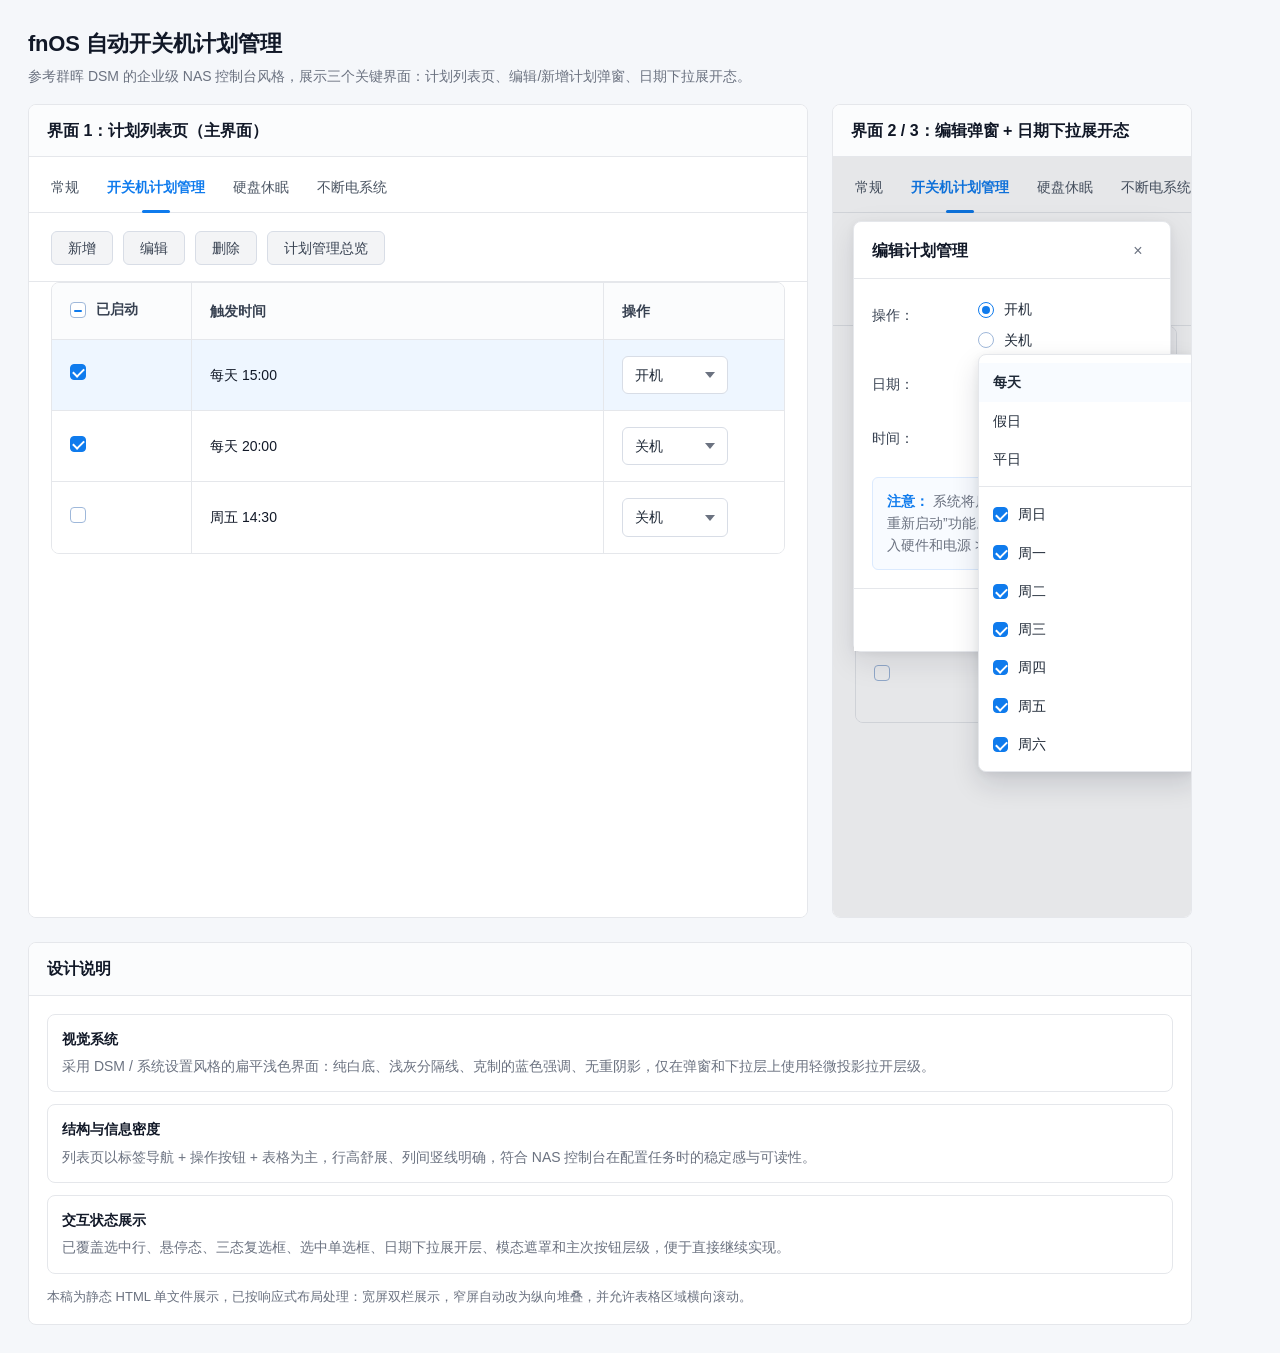
<file: design/fnos-schedule-manager.html>
<!doctype html>
<html lang="zh-CN">
<head>
  <meta charset="utf-8" />
  <meta name="viewport" content="width=device-width, initial-scale=1" />
  <title>fnOS 自动开关机计划管理界面</title>
  <style>
    :root {
      --bg: #ffffff;
      --surface: #ffffff;
      --shell: #f5f7fa;
      --line: #e5e7eb;
      --line-strong: #d8dde6;
      --text: #111827;
      --muted: #6b7280;
      --blue: #0f7bed;
      --blue-soft: #eef6ff;
      --blue-border: #cfe3fb;
      --btn: #f3f4f6;
      --btn-hover: #e9edf3;
      --shadow: 0 10px 30px rgba(17, 24, 39, 0.10), 0 2px 8px rgba(17, 24, 39, 0.05);
      --radius-card: 8px;
      --radius-btn: 6px;
      --radius-input: 6px;
      --font: "PingFang SC", "Hiragino Sans GB", "Microsoft YaHei", -apple-system, BlinkMacSystemFont, "Segoe UI", sans-serif;
    }

    * { box-sizing: border-box; }
    html, body {
      margin: 0;
      background: var(--shell);
      color: var(--text);
      font-family: var(--font);
      font-size: 14px;
      line-height: 1.45;
      -webkit-font-smoothing: antialiased;
      -moz-osx-font-smoothing: grayscale;
    }

    .page {
      max-width: 1440px;
      margin: 0 auto;
      padding: 28px;
    }

    .hero {
      margin-bottom: 18px;
    }

    .hero h1 {
      margin: 0 0 6px;
      font-size: 22px;
      font-weight: 600;
      letter-spacing: -0.01em;
    }

    .hero p {
      margin: 0;
      color: var(--muted);
      font-size: 14px;
    }

    .layout {
      display: grid;
      grid-template-columns: minmax(780px, 1.2fr) minmax(360px, 0.8fr);
      gap: 24px;
      align-items: start;
    }

    .panel {
      background: var(--surface);
      border: 1px solid var(--line);
      border-radius: var(--radius-card);
      overflow: hidden;
    }

    .panel-header {
      padding: 14px 18px;
      border-bottom: 1px solid var(--line);
      background: #fbfcfd;
    }

    .panel-title {
      font-size: 16px;
      font-weight: 600;
      margin: 0;
    }

    .window {
      background: var(--surface);
      border: 1px solid var(--line);
      border-radius: var(--radius-card);
      overflow: hidden;
      position: relative;
    }

    .app-shell {
      background: var(--bg);
      min-height: 760px;
    }

    .tabs {
      display: flex;
      gap: 28px;
      padding: 0 22px;
      border-bottom: 1px solid var(--line);
      background: #fff;
      min-height: 56px;
      align-items: end;
    }

    .tab {
      position: relative;
      padding: 17px 0 15px;
      color: #4b5563;
      white-space: nowrap;
    }

    .tab.active {
      color: var(--blue);
      font-weight: 600;
    }

    .tab.active::after {
      content: "";
      position: absolute;
      left: 50%;
      bottom: -1px;
      width: 28px;
      height: 3px;
      transform: translateX(-50%);
      border-radius: 999px;
      background: var(--blue);
    }

    .toolbar {
      display: flex;
      gap: 10px;
      padding: 18px 22px 16px;
      border-bottom: 1px solid var(--line);
      background: #fff;
      flex-wrap: wrap;
    }

    .btn {
      appearance: none;
      border: 1px solid var(--line-strong);
      background: var(--btn);
      color: #374151;
      border-radius: var(--radius-btn);
      font-size: 14px;
      padding: 8px 16px;
      line-height: 1;
      min-height: 34px;
      cursor: default;
      display: inline-flex;
      align-items: center;
      justify-content: center;
    }

    .btn:hover {
      background: var(--btn-hover);
    }

    .btn.primary {
      background: var(--blue);
      color: #fff;
      border-color: var(--blue);
    }

    .btn.primary:hover {
      background: #0d72db;
    }

    .table-wrap {
      padding: 0 22px 24px;
      background: #fff;
    }

    table {
      width: 100%;
      border-collapse: separate;
      border-spacing: 0;
      table-layout: fixed;
      border: 1px solid var(--line);
      border-radius: 8px;
      overflow: hidden;
    }

    th, td {
      text-align: left;
      padding: 16px 18px;
      border-bottom: 1px solid var(--line);
      vertical-align: middle;
      background: #fff;
    }

    th {
      font-weight: 600;
      color: #374151;
      background: #fbfcfd;
    }

    th:not(:last-child),
    td:not(:last-child) {
      border-right: 1px solid var(--line);
    }

    tr:last-child td {
      border-bottom: none;
    }

    tbody tr {
      transition: background-color 0.15s ease;
    }

    tbody tr:hover td {
      background: #f8fafc;
    }

    tbody tr.selected td {
      background: var(--blue-soft);
    }

    .col-check { width: 140px; }
    .col-time { width: auto; }
    .col-action { width: 180px; }

    .cell-check {
      display: inline-flex;
      align-items: center;
      gap: 10px;
      color: #374151;
    }

    .check,
    .radio {
      flex: 0 0 auto;
      position: relative;
      display: inline-block;
    }

    .check {
      width: 16px;
      height: 16px;
      border-radius: 4px;
      border: 1px solid #9fb8da;
      background: #fff;
    }

    .check.checked {
      background: var(--blue);
      border-color: var(--blue);
    }

    .check.checked::after {
      content: "";
      position: absolute;
      left: 4px;
      top: 1px;
      width: 5px;
      height: 9px;
      border: solid #fff;
      border-width: 0 2px 2px 0;
      transform: rotate(45deg);
    }

    .check.indeterminate {
      background: #fff;
      border-color: #9fb8da;
    }

    .check.indeterminate::after {
      content: "";
      position: absolute;
      left: 3px;
      top: 7px;
      width: 8px;
      height: 2px;
      border-radius: 2px;
      background: var(--blue);
    }

    .select {
      display: inline-flex;
      align-items: center;
      justify-content: space-between;
      min-width: 106px;
      padding: 8px 12px;
      border: 1px solid var(--line-strong);
      border-radius: var(--radius-input);
      background: #fff;
      color: #1f2937;
      gap: 14px;
    }

    .select.wide { width: 100%; }
    .caret {
      width: 0;
      height: 0;
      border-left: 5px solid transparent;
      border-right: 5px solid transparent;
      border-top: 6px solid #6b7280;
      flex: 0 0 auto;
    }

    .workspace {
      position: relative;
      background:
        linear-gradient(to bottom, rgba(255,255,255,0.82), rgba(255,255,255,0.82)),
        #f8fafc;
      min-height: 760px;
    }

    .overlay {
      position: absolute;
      inset: 0;
      background: rgba(15, 23, 42, 0.10);
      pointer-events: none;
    }

    .modal {
      position: absolute;
      left: 50%;
      top: 64px;
      transform: translateX(-50%);
      width: min(560px, calc(100% - 40px));
      background: #fff;
      border: 1px solid var(--line);
      border-radius: var(--radius-card);
      box-shadow: var(--shadow);
      z-index: 3;
      overflow: visible;
    }

    .modal-header {
      padding: 14px 18px;
      border-bottom: 1px solid var(--line);
      display: flex;
      align-items: center;
      justify-content: space-between;
    }

    .modal-title {
      margin: 0;
      font-size: 16px;
      font-weight: 600;
    }

    .icon-close {
      width: 28px;
      height: 28px;
      border-radius: 6px;
      display: grid;
      place-items: center;
      color: #6b7280;
      border: 1px solid transparent;
      font-size: 16px;
    }

    .modal-body {
      padding: 18px;
    }

    .form-grid {
      display: grid;
      grid-template-columns: 92px 1fr;
      row-gap: 16px;
      column-gap: 14px;
      align-items: start;
    }

    .label {
      color: #374151;
      padding-top: 8px;
    }

    .field {
      min-width: 0;
    }

    .radio-list {
      display: flex;
      flex-direction: column;
      gap: 10px;
      padding-top: 2px;
    }

    .radio-item {
      display: inline-flex;
      align-items: center;
      gap: 10px;
      color: #1f2937;
    }

    .radio {
      width: 16px;
      height: 16px;
      border-radius: 50%;
      border: 1px solid #9fb8da;
      background: #fff;
    }

    .radio.checked {
      border-color: var(--blue);
    }

    .radio.checked::after {
      content: "";
      position: absolute;
      inset: 3px;
      border-radius: 50%;
      background: var(--blue);
    }

    .time-row {
      display: flex;
      align-items: center;
      gap: 10px;
    }

    .time-row .select {
      width: 96px;
    }

    .colon {
      color: #4b5563;
      font-weight: 600;
    }

    .notice {
      margin-top: 18px;
      padding: 12px 14px;
      border-radius: 6px;
      background: #f8fbff;
      border: 1px solid #dbeafe;
      color: var(--muted);
      line-height: 1.6;
    }

    .notice .prefix {
      color: var(--blue);
      font-weight: 600;
    }

    .modal-footer {
      padding: 14px 18px;
      border-top: 1px solid var(--line);
      display: flex;
      justify-content: flex-end;
      gap: 10px;
      background: #fff;
    }

    .dropdown-layer {
      position: absolute;
      left: 124px;
      top: 132px;
      width: 220px;
      background: #fff;
      border: 1px solid var(--line);
      border-radius: 8px;
      box-shadow: 0 12px 28px rgba(17,24,39,0.14), 0 2px 8px rgba(17,24,39,0.06);
      z-index: 5;
      overflow: hidden;
    }

    .drop-section {
      padding: 8px 0;
    }

    .drop-section + .drop-section {
      border-top: 1px solid var(--line);
    }

    .drop-item {
      display: flex;
      align-items: center;
      gap: 10px;
      padding: 9px 14px;
      color: #1f2937;
      background: #fff;
    }

    .drop-item.selected {
      font-weight: 600;
      background: #f8fbff;
    }

    .drop-item .check {
      width: 15px;
      height: 15px;
      border-radius: 4px;
    }

    .spec-panel {
      padding: 18px;
    }

    .spec-panel h3 {
      margin: 0 0 14px;
      font-size: 15px;
      font-weight: 600;
    }

    .spec-list {
      display: grid;
      gap: 12px;
    }

    .spec-card {
      border: 1px solid var(--line);
      border-radius: 8px;
      padding: 14px;
      background: #fff;
    }

    .spec-card b {
      display: block;
      margin-bottom: 6px;
      font-size: 14px;
    }

    .spec-card p {
      margin: 0;
      color: var(--muted);
      line-height: 1.6;
    }

    .legend {
      margin-top: 14px;
      color: var(--muted);
      font-size: 13px;
    }

    @media (max-width: 1120px) {
      .layout {
        grid-template-columns: 1fr;
      }
      .workspace {
        min-height: 820px;
      }
    }

    @media (max-width: 720px) {
      .page {
        padding: 16px;
      }

      .tabs {
        gap: 18px;
        padding: 0 14px;
        overflow-x: auto;
        align-items: end;
      }

      .toolbar,
      .table-wrap {
        padding-left: 14px;
        padding-right: 14px;
      }

      table {
        min-width: 620px;
      }

      .table-scroll {
        overflow-x: auto;
      }

      .form-grid {
        grid-template-columns: 1fr;
        row-gap: 10px;
      }

      .label {
        padding-top: 0;
      }

      .dropdown-layer {
        left: 18px;
        right: 18px;
        width: auto;
        top: 176px;
      }

      .modal {
        top: 24px;
      }

      .workspace {
        min-height: 900px;
      }
    }
  </style>
</head>
<body>
  <div class="page">
    <div class="hero">
      <h1>fnOS 自动开关机计划管理</h1>
      <p>参考群晖 DSM 的企业级 NAS 控制台风格，展示三个关键界面：计划列表页、编辑/新增计划弹窗、日期下拉展开态。</p>
    </div>

    <div class="layout">
      <section class="panel">
        <div class="panel-header">
          <h2 class="panel-title">界面 1：计划列表页（主界面）</h2>
        </div>
        <div class="app-shell">
          <div class="tabs">
            <div class="tab">常规</div>
            <div class="tab active">开关机计划管理</div>
            <div class="tab">硬盘休眠</div>
            <div class="tab">不断电系统</div>
          </div>

          <div class="toolbar">
            <button class="btn">新增</button>
            <button class="btn">编辑</button>
            <button class="btn">删除</button>
            <button class="btn">计划管理总览</button>
          </div>

          <div class="table-wrap">
            <div class="table-scroll">
              <table aria-label="开关机计划表">
                <thead>
                  <tr>
                    <th class="col-check">
                      <span class="cell-check">
                        <span class="check indeterminate" aria-hidden="true"></span>
                        已启动
                      </span>
                    </th>
                    <th class="col-time">触发时间</th>
                    <th class="col-action">操作</th>
                  </tr>
                </thead>
                <tbody>
                  <tr class="selected">
                    <td>
                      <span class="cell-check">
                        <span class="check checked" aria-hidden="true"></span>
                      </span>
                    </td>
                    <td>每天 15:00</td>
                    <td>
                      <span class="select">开机 <span class="caret"></span></span>
                    </td>
                  </tr>
                  <tr>
                    <td>
                      <span class="cell-check">
                        <span class="check checked" aria-hidden="true"></span>
                      </span>
                    </td>
                    <td>每天 20:00</td>
                    <td>
                      <span class="select">关机 <span class="caret"></span></span>
                    </td>
                  </tr>
                  <tr>
                    <td>
                      <span class="cell-check">
                        <span class="check" aria-hidden="true"></span>
                      </span>
                    </td>
                    <td>周五 14:30</td>
                    <td>
                      <span class="select">关机 <span class="caret"></span></span>
                    </td>
                  </tr>
                </tbody>
              </table>
            </div>
          </div>
        </div>
      </section>

      <section class="panel">
        <div class="panel-header">
          <h2 class="panel-title">界面 2 / 3：编辑弹窗 + 日期下拉展开态</h2>
        </div>
        <div class="workspace">
          <div class="app-shell">
            <div class="tabs">
              <div class="tab">常规</div>
              <div class="tab active">开关机计划管理</div>
              <div class="tab">硬盘休眠</div>
              <div class="tab">不断电系统</div>
            </div>
            <div class="toolbar">
              <button class="btn">新增</button>
              <button class="btn">编辑</button>
              <button class="btn">删除</button>
              <button class="btn">计划管理总览</button>
            </div>
            <div class="table-wrap">
              <table aria-hidden="true">
                <thead>
                  <tr>
                    <th class="col-check">已启动</th>
                    <th class="col-time">触发时间</th>
                    <th class="col-action">操作</th>
                  </tr>
                </thead>
                <tbody>
                  <tr class="selected">
                    <td><span class="check checked"></span></td>
                    <td>每天 15:00</td>
                    <td><span class="select">开机 <span class="caret"></span></span></td>
                  </tr>
                  <tr>
                    <td><span class="check checked"></span></td>
                    <td>每天 20:00</td>
                    <td><span class="select">关机 <span class="caret"></span></span></td>
                  </tr>
                  <tr>
                    <td><span class="check"></span></td>
                    <td>周五 14:30</td>
                    <td><span class="select">关机 <span class="caret"></span></span></td>
                  </tr>
                </tbody>
              </table>
            </div>
          </div>

          <div class="overlay"></div>

          <div class="modal" role="dialog" aria-label="编辑计划管理">
            <div class="modal-header">
              <h3 class="modal-title">编辑计划管理</h3>
              <div class="icon-close">×</div>
            </div>

            <div class="modal-body">
              <div class="form-grid">
                <div class="label">操作：</div>
                <div class="field">
                  <div class="radio-list">
                    <label class="radio-item">
                      <span class="radio checked" aria-hidden="true"></span>
                      <span>开机</span>
                    </label>
                    <label class="radio-item">
                      <span class="radio" aria-hidden="true"></span>
                      <span>关机</span>
                    </label>
                  </div>
                </div>

                <div class="label">日期：</div>
                <div class="field">
                  <div class="select wide">每天 <span class="caret"></span></div>
                </div>

                <div class="label">时间：</div>
                <div class="field">
                  <div class="time-row">
                    <div class="select">15 <span class="caret"></span></div>
                    <span class="colon">:</span>
                    <div class="select">00 <span class="caret"></span></div>
                  </div>
                </div>
              </div>

              <div class="notice">
                <span class="prefix">注意：</span>
                系统将启用“修复电源问题后自动重新启动”功能。若要禁用此功能，请进入硬件和电源 &gt; 常规 &gt; 电源恢复。
              </div>
            </div>

            <div class="modal-footer">
              <button class="btn">取消</button>
              <button class="btn primary">确定</button>
            </div>

            <div class="dropdown-layer" aria-label="日期下拉展开层">
              <div class="drop-section">
                <div class="drop-item selected">每天</div>
                <div class="drop-item">假日</div>
                <div class="drop-item">平日</div>
              </div>
              <div class="drop-section">
                <div class="drop-item"><span class="check checked"></span>周日</div>
                <div class="drop-item"><span class="check checked"></span>周一</div>
                <div class="drop-item"><span class="check checked"></span>周二</div>
                <div class="drop-item"><span class="check checked"></span>周三</div>
                <div class="drop-item"><span class="check checked"></span>周四</div>
                <div class="drop-item"><span class="check checked"></span>周五</div>
                <div class="drop-item"><span class="check checked"></span>周六</div>
              </div>
            </div>
          </div>
        </div>
      </section>

      <section class="panel" style="grid-column: 1 / -1;">
        <div class="panel-header">
          <h2 class="panel-title">设计说明</h2>
        </div>
        <div class="spec-panel">
          <div class="spec-list">
            <div class="spec-card">
              <b>视觉系统</b>
              <p>采用 DSM / 系统设置风格的扁平浅色界面：纯白底、浅灰分隔线、克制的蓝色强调、无重阴影，仅在弹窗和下拉层上使用轻微投影拉开层级。</p>
            </div>
            <div class="spec-card">
              <b>结构与信息密度</b>
              <p>列表页以标签导航 + 操作按钮 + 表格为主，行高舒展、列间竖线明确，符合 NAS 控制台在配置任务时的稳定感与可读性。</p>
            </div>
            <div class="spec-card">
              <b>交互状态展示</b>
              <p>已覆盖选中行、悬停态、三态复选框、选中单选框、日期下拉展开层、模态遮罩和主次按钮层级，便于直接继续实现。</p>
            </div>
          </div>
          <div class="legend">本稿为静态 HTML 单文件展示，已按响应式布局处理：宽屏双栏展示，窄屏自动改为纵向堆叠，并允许表格区域横向滚动。</div>
        </div>
      </section>
    </div>
  </div>
</body>
</html>
</file>
<file: assets/style.css>
/* AutoPower 主页：「昼夜循环 / 绿色能源」 —— 浅色是白天的嫩绿，深色是深夜的靛蓝 */
:root {
  --bg: #f3faf4;
  --bg2: #e7f4ea;
  --surface: #ffffff;
  --line: #d3e7d8;
  --text: #11261b;
  --muted: #4b6556;
  --brand: #138a4a;
  --brand-2: #22b465;
  --on: #1fae5b;
  --off: #e09b16;
  --rb: #2f7fe0;
  --idle: #c9ddd0;
  --indigo: #2c2f78;
  --ring-bg: #eef7f0;
  --shadow: 0 1px 2px rgba(17, 38, 27, .05), 0 12px 32px -12px rgba(17, 60, 35, .18);
  --radius: 18px;
  --font: -apple-system, BlinkMacSystemFont, "SF Pro Text", "Segoe UI", "PingFang SC", "Hiragino Sans GB", "Microsoft YaHei", "Noto Sans CJK SC", sans-serif;
  --font-round: ui-rounded, "SF Pro Rounded", -apple-system, "Segoe UI", "PingFang SC", "Microsoft YaHei", sans-serif;
  --mono: ui-monospace, "SF Mono", Menlo, Consolas, monospace;
  color-scheme: light;
}
:root[data-theme="dark"] {
  --bg: #0a0d22;
  --bg2: #10153a;
  --surface: #141a40;
  --line: #262e63;
  --text: #e8ecff;
  --muted: #a3acd6;
  --brand: #5ee391;
  --brand-2: #8ff0b4;
  --on: #4fdc8a;
  --off: #f5b740;
  --rb: #6aa8ff;
  --idle: #2b3369;
  --indigo: #8f96ff;
  --ring-bg: #11163a;
  --shadow: 0 1px 2px rgba(0, 0, 0, .3), 0 18px 40px -16px rgba(0, 0, 0, .6);
  color-scheme: dark;
}
:lang(en) { --font: -apple-system, BlinkMacSystemFont, "SF Pro Text", "Segoe UI", Roboto, "Helvetica Neue", sans-serif; }
:lang(zh-TW) { --font: -apple-system, BlinkMacSystemFont, "SF Pro Text", "Segoe UI", "PingFang TC", "Microsoft JhengHei", "Noto Sans CJK TC", sans-serif; }

* { box-sizing: border-box; }
html { scroll-behavior: smooth; scroll-padding-top: 72px; -webkit-text-size-adjust: 100%; }
body { margin: 0; background: var(--bg); color: var(--text); font: 16px/1.65 var(--font); -webkit-font-smoothing: antialiased; }
a { color: var(--brand); text-decoration: none; }
a:hover { text-decoration: underline; text-underline-offset: 3px; }
img { max-width: 100%; height: auto; display: block; }
code { font-family: var(--mono); font-size: .92em; }
.wrap { width: min(1160px, 100% - 40px); margin-inline: auto; }
.skip { position: absolute; left: -999px; top: 8px; background: var(--surface); padding: 8px 12px; border-radius: 8px; z-index: 99; }
.skip:focus { left: 8px; }
:focus-visible { outline: 2px solid var(--brand); outline-offset: 2px; border-radius: 6px; }

/* 页头 */
.top { position: sticky; top: 0; z-index: 20; background: color-mix(in srgb, var(--bg) 82%, transparent); backdrop-filter: saturate(1.4) blur(14px); -webkit-backdrop-filter: saturate(1.4) blur(14px); border-bottom: 1px solid color-mix(in srgb, var(--line) 70%, transparent); }
.top-in { display: flex; align-items: center; gap: 20px; height: 62px; }
.brand { display: flex; align-items: center; gap: 10px; color: var(--text); font-weight: 700; letter-spacing: -.01em; }
.brand:hover { text-decoration: none; }
.brand img { border-radius: 8px; }
.brand-sub { font-weight: 500; color: var(--muted); font-size: 14px; }
.nav { display: flex; gap: 22px; margin-left: auto; font-size: 15px; }
.nav a { color: var(--muted); }
.nav a:hover { color: var(--text); text-decoration: none; }
.tools { display: flex; align-items: center; gap: 10px; }
.seg { display: inline-flex; padding: 3px; border-radius: 999px; background: var(--bg2); border: 1px solid var(--line); }
.seg button { appearance: none; border: 0; background: transparent; color: var(--muted); font: 600 13px/1 var(--font); height: 28px; min-width: 32px; padding: 0 9px; border-radius: 999px; cursor: pointer; display: grid; place-items: center; transition: background-color .2s, color .2s; }
.seg button[aria-pressed="true"] { background: var(--surface); color: var(--text); box-shadow: 0 1px 3px rgba(0, 0, 0, .12); }
.seg svg { width: 16px; height: 16px; fill: none; stroke: currentColor; stroke-width: 1.8; stroke-linecap: round; stroke-linejoin: round; }
.gh { display: grid; place-items: center; width: 34px; height: 34px; border-radius: 50%; color: var(--text); }
.gh svg { width: 20px; height: 20px; fill: currentColor; }
.gh:hover { background: var(--bg2); }

/* 首屏 */
.hero { position: relative; overflow: hidden; padding: 56px 0 72px; isolation: isolate; }
.sky { position: absolute; inset: 0; z-index: -1; pointer-events: none; }
.sky-day, .sky-night { position: absolute; inset: 0; }
.sky-day { background: radial-gradient(60% 70% at 78% 18%, color-mix(in srgb, #ffe58a 45%, transparent), transparent 70%), radial-gradient(70% 60% at 10% 100%, color-mix(in srgb, var(--brand-2) 22%, transparent), transparent 70%); }
.sky-night { background: radial-gradient(70% 80% at 70% 20%, color-mix(in srgb, #3b3fb0 45%, transparent), transparent 70%), linear-gradient(180deg, color-mix(in srgb, #1b1f5c 30%, transparent), transparent); opacity: 0; transition: opacity .6s linear; }
:root[data-theme="dark"] .sky-day { opacity: .35; }
.sky-night i { position: absolute; width: 2px; height: 2px; border-radius: 50%; background: #fff; box-shadow: 0 0 6px #fff; opacity: .8; }
.sky-night i:nth-child(1) { left: 8%; top: 14%; } .sky-night i:nth-child(2) { left: 22%; top: 8%; } .sky-night i:nth-child(3) { left: 35%; top: 22%; }
.sky-night i:nth-child(4) { left: 48%; top: 6%; } .sky-night i:nth-child(5) { left: 61%; top: 16%; } .sky-night i:nth-child(6) { left: 74%; top: 5%; }
.sky-night i:nth-child(7) { left: 88%; top: 12%; } .sky-night i:nth-child(8) { left: 93%; top: 34%; } .sky-night i:nth-child(9) { left: 15%; top: 40%; }
.sky-night i:nth-child(10) { left: 54%; top: 38%; } .sky-night i:nth-child(11) { left: 4%; top: 70%; } .sky-night i:nth-child(12) { left: 82%; top: 60%; }
.hero-in > * { min-width: 0; }
.hero-in { display: grid; grid-template-columns: 1.05fr 1fr; gap: 48px; align-items: center; }
.eyebrow { display: inline-flex; align-items: center; gap: 8px; margin: 0 0 18px; padding: 6px 12px; border-radius: 999px; background: color-mix(in srgb, var(--surface) 75%, transparent); border: 1px solid var(--line); color: var(--muted); font-size: 13px; font-weight: 600; }
.eyebrow .dot { width: 8px; height: 8px; border-radius: 50%; background: var(--on); box-shadow: 0 0 0 4px color-mix(in srgb, var(--on) 22%, transparent); }
h1 { margin: 0; font: 800 clamp(40px, 6vw, 68px)/1.08 var(--font); letter-spacing: -.03em; }
h1 em { font-style: normal; background: linear-gradient(100deg, var(--brand) 10%, var(--brand-2) 45%, var(--indigo) 95%); -webkit-background-clip: text; background-clip: text; color: transparent; }
.lead { margin: 22px 0 28px; font-size: 18px; color: var(--muted); max-width: 34em; }
.dl { display: flex; flex-wrap: wrap; gap: 12px; }
.btn { display: inline-flex; align-items: center; gap: 8px; height: 48px; padding: 0 22px; border-radius: 14px; font-weight: 700; font-size: 16px; transition: transform .2s, box-shadow .2s; }
.btn:hover { text-decoration: none; transform: translateY(-2px); }
.btn svg { width: 20px; height: 20px; fill: none; stroke: currentColor; stroke-width: 2.2; stroke-linecap: round; stroke-linejoin: round; }
.btn-main { background: linear-gradient(135deg, #17964f, #27c06a); color: #fff; box-shadow: 0 10px 24px -10px rgba(23, 150, 79, .7); }
:root[data-theme="dark"] .btn-main { background: linear-gradient(135deg, #3fd47f, #8ff0b4); color: #062413; }
.btn-alt { background: var(--surface); color: var(--text); border: 1px solid var(--line); box-shadow: var(--shadow); }
.dl-note { margin: 14px 0 0; font-size: 14px; color: var(--muted); }
.dl-note code { padding: 1px 6px; border-radius: 6px; background: var(--bg2); }
.chips { display: flex; flex-wrap: wrap; gap: 8px; margin: 22px 0 0; padding: 0; list-style: none; }
.chips li { padding: 5px 12px; border-radius: 999px; font-size: 13px; font-weight: 600; color: var(--brand); background: color-mix(in srgb, var(--on) 12%, transparent); }

/* 环形时钟卡片 */
.clock-card { position: relative; padding: 18px 18px 16px; border-radius: 28px; background: color-mix(in srgb, var(--surface) 78%, transparent); border: 1px solid var(--line); box-shadow: var(--shadow); backdrop-filter: blur(10px); -webkit-backdrop-filter: blur(10px); }
.days { display: grid; grid-template-columns: repeat(7, 1fr); gap: 4px; padding: 4px; border-radius: 14px; background: var(--bg2); }
.days button { appearance: none; border: 0; background: transparent; color: var(--muted); font: 600 13px/1 var(--font); height: 32px; border-radius: 10px; cursor: pointer; transition: background-color .2s, color .2s; }
.days button[aria-selected="true"] { background: var(--surface); color: var(--text); box-shadow: 0 1px 3px rgba(0, 0, 0, .12); }
.clock { position: relative; max-width: 440px; margin: 6px auto 0; aspect-ratio: 1; }
#ring { width: 100%; height: 100%; display: block; overflow: visible; user-select: none; -webkit-user-select: none; }
#ring:focus-visible { outline: none; }
#ring:focus-visible .knob { stroke: var(--brand); stroke-width: 4; }
.orbit { fill: none; stroke: var(--line); stroke-width: 1; stroke-dasharray: 2 6; }
.track { fill: none; stroke: var(--idle); stroke-width: 20; opacity: .55; }
.arc-on { fill: none; stroke: var(--on); stroke-width: 20; }
.arc-off { fill: none; stroke: var(--indigo); stroke-width: 20; opacity: .22; }
.tick { stroke: var(--muted); stroke-width: 1.4; opacity: .5; }
.tick-major { stroke-width: 2.2; opacity: .8; }
.tick-label { fill: var(--muted); font: 600 12px var(--font-round); text-anchor: middle; dominant-baseline: central; }
.mark circle { stroke: var(--surface); stroke-width: 3; }
.mark-on circle { fill: var(--on); } .mark-off circle { fill: var(--off); } .mark-rb circle { fill: var(--rb); }
.mark text { font: 700 11.5px var(--font-round); text-anchor: middle; dominant-baseline: central; }
.mark-on text { fill: var(--on); } .mark-off text { fill: var(--off); } .mark-rb text { fill: var(--rb); }
.sun-disc { fill: #ffc93c; }
.moon-disc { fill: #e9ecff; }
.moon-cut { fill: var(--ring-bg); }
.sun, .moon { transition: opacity .5s; }
.hand-line { stroke: var(--text); stroke-width: 2; stroke-linecap: round; opacity: .35; }
.knob { fill: var(--surface); stroke: var(--text); stroke-width: 2.5; filter: drop-shadow(0 2px 4px rgba(0, 0, 0, .25)); }
.knob-dot { fill: var(--text); }
.hit { fill: none; stroke: transparent; stroke-width: 76; pointer-events: stroke; cursor: grab; touch-action: none; }
.dragging .hit { cursor: grabbing; }
.nas-body { fill: var(--surface); stroke: var(--line); stroke-width: 2; }
:root[data-theme="dark"] .nas-body { fill: #1b2250; stroke: #333d80; }
.bays rect { fill: var(--bg2); stroke: var(--line); stroke-width: 1; }
.leds circle { fill: var(--idle); }
.pwr-ring { fill: none; stroke: var(--idle); stroke-width: 2; }
.pwr-led { fill: var(--idle); }
.nas-glow { opacity: 0; transition: opacity .45s; }
.nas .leds circle, .nas .pwr-led, .nas .pwr-ring { transition: fill .35s, stroke .35s; }
.nas.on .nas-glow { opacity: 1; }
.nas.on .leds circle, .nas.on .pwr-led { fill: var(--on); }
.nas.on .pwr-ring { stroke: var(--on); }
.nas.on .leds circle:nth-child(2) { animation: blink 1.6s steps(2) infinite; }
.nas.on .leds circle:nth-child(3) { animation: blink 2.3s .4s steps(2) infinite; }
.nas.reboot .nas-glow { animation: reboot 1.2s ease; }
@keyframes blink { 50% { opacity: .35; } }
@keyframes reboot { 0%, 100% { opacity: 1; } 30% { opacity: 0; } 55% { opacity: .2; } }
.readout { text-align: center; margin-top: 2px; }
.rt { display: flex; justify-content: center; align-items: baseline; gap: 12px; }
.rt-time { font: 700 40px/1.1 var(--font-round); font-variant-numeric: tabular-nums; letter-spacing: -.02em; }
.rt-state { font-weight: 700; font-size: 15px; padding: 3px 10px; border-radius: 999px; }
.rt-state.on { color: var(--on); background: color-mix(in srgb, var(--on) 14%, transparent); }
.rt-state.off { color: var(--indigo); background: color-mix(in srgb, var(--indigo) 14%, transparent); }
.rt-next { margin: 4px 0 0; min-height: 1.6em; color: var(--muted); font-size: 14px; }
.legend { display: flex; flex-wrap: wrap; justify-content: center; gap: 6px 16px; margin: 12px 0 0; padding: 0; list-style: none; font-size: 13px; color: var(--muted); }
.legend li { display: flex; align-items: center; gap: 6px; }
.lg { width: 10px; height: 10px; border-radius: 50%; }
.lg.on { background: var(--on); } .lg.off { background: var(--off); } .lg.rb { background: var(--rb); }
.lg-hint { opacity: .85; }

/* 通用区块 */
.sec { padding: 88px 0; }
.sec-alt { background: var(--bg2); }
h2 { margin: 0 0 14px; font: 800 clamp(28px, 3.6vw, 40px)/1.2 var(--font); letter-spacing: -.02em; }
.sub { margin: 0 0 36px; color: var(--muted); font-size: 17px; max-width: 46em; }
.grid { display: grid; gap: 18px; }
.two { grid-template-columns: repeat(2, 1fr); }
.feats { grid-template-columns: repeat(auto-fill, minmax(250px, 1fr)); margin-top: 32px; }
.card { padding: 24px; border-radius: var(--radius); background: var(--surface); border: 1px solid var(--line); box-shadow: var(--shadow); transition: transform .25s, box-shadow .25s; }
.card:hover { transform: translateY(-4px); }
.card h3 { margin: 14px 0 6px; font-size: 18px; }
.card p { margin: 0; color: var(--muted); font-size: 15px; }
.ic { display: grid; place-items: center; width: 44px; height: 44px; border-radius: 12px; color: var(--brand); background: color-mix(in srgb, var(--on) 14%, transparent); }
.ic svg { width: 24px; height: 24px; fill: none; stroke: currentColor; stroke-width: 1.9; stroke-linecap: round; stroke-linejoin: round; }
.ic-warn { color: var(--off); background: color-mix(in srgb, var(--off) 15%, transparent); }
.ic-night { color: var(--indigo); background: color-mix(in srgb, var(--indigo) 13%, transparent); }
.shot { margin: 0; }
.shot img { border-radius: 14px; border: 1px solid var(--line); box-shadow: var(--shadow); background: #fff; }
.shot figcaption { margin-top: 10px; color: var(--muted); font-size: 14px; text-align: center; }
.shot-main { max-width: 1000px; margin: 32px auto 28px; }
.flow { display: grid; grid-template-columns: 1fr 48px 1fr 48px 1fr; align-items: stretch; margin-bottom: 28px; }
.node { padding: 22px; border-radius: var(--radius); background: var(--surface); border: 1px solid var(--line); box-shadow: var(--shadow); }
.node b { display: block; font-size: 17px; margin-bottom: 6px; }
.node span { color: var(--muted); font-size: 14.5px; }
.node-root { background: linear-gradient(160deg, color-mix(in srgb, var(--indigo) 14%, var(--surface)), var(--surface)); }
.arrow { position: relative; }
.arrow::before { content: ""; position: absolute; left: 10px; right: 10px; top: 50%; height: 2px; background: repeating-linear-gradient(90deg, var(--brand) 0 6px, transparent 6px 11px); }
.arrow::after { content: ""; position: absolute; right: 8px; top: calc(50% - 5px); border: 6px solid transparent; border-left-color: var(--brand); border-right: 0; }
.sec-list { list-style: none; padding: 0; margin: 0; }
.sec-list li { position: relative; padding: 14px 16px 14px 44px; border-radius: 14px; background: var(--bg2); color: var(--text); font-size: 15px; }
.sec-list li::before { content: ""; position: absolute; left: 16px; top: 18px; width: 16px; height: 16px; border-radius: 50%; background: var(--on); }
.sec-list li::after { content: ""; position: absolute; left: 21px; top: 21px; width: 4px; height: 7px; border: solid var(--surface); border-width: 0 2px 2px 0; transform: rotate(45deg); }
.steps { list-style: none; counter-reset: s; padding: 0; margin: 32px 0 0; display: grid; grid-template-columns: repeat(2, 1fr); gap: 18px; }
.steps li { counter-increment: s; position: relative; padding: 24px 24px 24px 76px; border-radius: var(--radius); background: var(--surface); border: 1px solid var(--line); min-width: 0; }
.steps li::before { content: counter(s); position: absolute; left: 22px; top: 22px; width: 38px; height: 38px; border-radius: 50%; display: grid; place-items: center; font: 800 17px var(--font-round); color: #fff; background: linear-gradient(135deg, var(--brand), var(--indigo)); }
:root[data-theme="dark"] .steps li::before { color: #0a0d22; }
.steps h3 { margin: 4px 0 6px; font-size: 18px; }
.steps p { margin: 0; color: var(--muted); font-size: 15px; }
.code { display: flex; gap: 8px; align-items: flex-start; margin-top: 12px; padding: 10px 10px 10px 14px; border-radius: 12px; background: #0f1430; color: #d9f7e4; }
.code code { flex: 1; min-width: 0; font-size: 13px; line-height: 1.55; word-break: break-all; }
.copy { flex: none; appearance: none; border: 1px solid #2c3570; background: #1a2150; color: #d9f7e4; font: 600 13px var(--font); padding: 5px 10px; border-radius: 8px; cursor: pointer; }
.copy:hover { background: #232b63; }
.note { margin: 22px 0 0; color: var(--muted); font-size: 15px; }
.log { display: grid; grid-template-columns: repeat(4, 1fr); gap: 18px; margin-top: 28px; }
.log article { padding: 22px; border-radius: var(--radius); border: 1px solid var(--line); background: var(--surface); }
.log h3 { margin: 0 0 8px; font: 800 20px var(--font-round); color: var(--brand); }
.log p { margin: 0; color: var(--muted); font-size: 14.5px; }
.more { margin: 22px 0 0; font-weight: 600; }

/* 页脚 */
.foot { padding: 36px 0 48px; border-top: 1px solid var(--line); }
.foot-in { display: flex; flex-wrap: wrap; align-items: center; gap: 18px 28px; }
.foot-brand { display: flex; align-items: center; gap: 10px; font-weight: 700; }
.foot-brand img { border-radius: 7px; }
.foot-links { display: flex; flex-wrap: wrap; gap: 8px 22px; font-size: 15px; }
.copy-r { margin: 0 0 0 auto; color: var(--muted); font-size: 14px; }

/* 滚动渐入：只动 transform 与 opacity */
.js .reveal { opacity: 0; transform: translateY(18px); transition: opacity .7s ease, transform .7s cubic-bezier(.2, .7, .2, 1); }
.js .reveal.in { opacity: 1; transform: none; }

@media (max-width: 1020px) {
  .nav { display: none; }
  .tools { margin-left: auto; }
  .hero-in { grid-template-columns: 1fr; gap: 36px; }
  .log { grid-template-columns: repeat(2, 1fr); }
}
@media (max-width: 760px) {
  .wrap { width: min(1160px, 100% - 32px); }
  .brand-sub { display: none; }
  .hero { padding: 32px 0 56px; }
  .lead { font-size: 16px; }
  .two, .steps, .log { grid-template-columns: 1fr; }
  .flow { grid-template-columns: 1fr; grid-template-rows: auto 36px auto 36px auto; }
  .arrow::before { left: 50%; right: auto; top: 6px; bottom: 6px; width: 2px; height: auto; background: repeating-linear-gradient(180deg, var(--brand) 0 6px, transparent 6px 11px); }
  .arrow::after { left: calc(50% - 5px); right: auto; top: auto; bottom: 4px; border: 6px solid transparent; border-top-color: var(--brand); border-bottom: 0; }
  .sec { padding: 64px 0; }
  .steps li { padding: 20px 18px 20px 66px; }
  .steps li::before { left: 16px; top: 18px; }
  .clock-card { padding: 12px 10px 14px; border-radius: 22px; }
  .rt-time { font-size: 34px; }
  .copy-r { margin-left: 0; }
}
@media (max-width: 480px) {
  .brand-name { display: none; }
}
@media (max-width: 400px) {
  .top-in { gap: 8px; }
  .tools { gap: 6px; }
  .seg button { min-width: 28px; padding: 0 7px; }
}
@media (prefers-reduced-motion: reduce) {
  html { scroll-behavior: auto; }
  *, *::before, *::after { animation: none !important; transition: none !important; }
  .js .reveal { opacity: 1; transform: none; }
}
.brand-sub:empty { display: none; }
:lang(en) h1 { font-size: clamp(36px, 5vw, 56px); }
</file>
